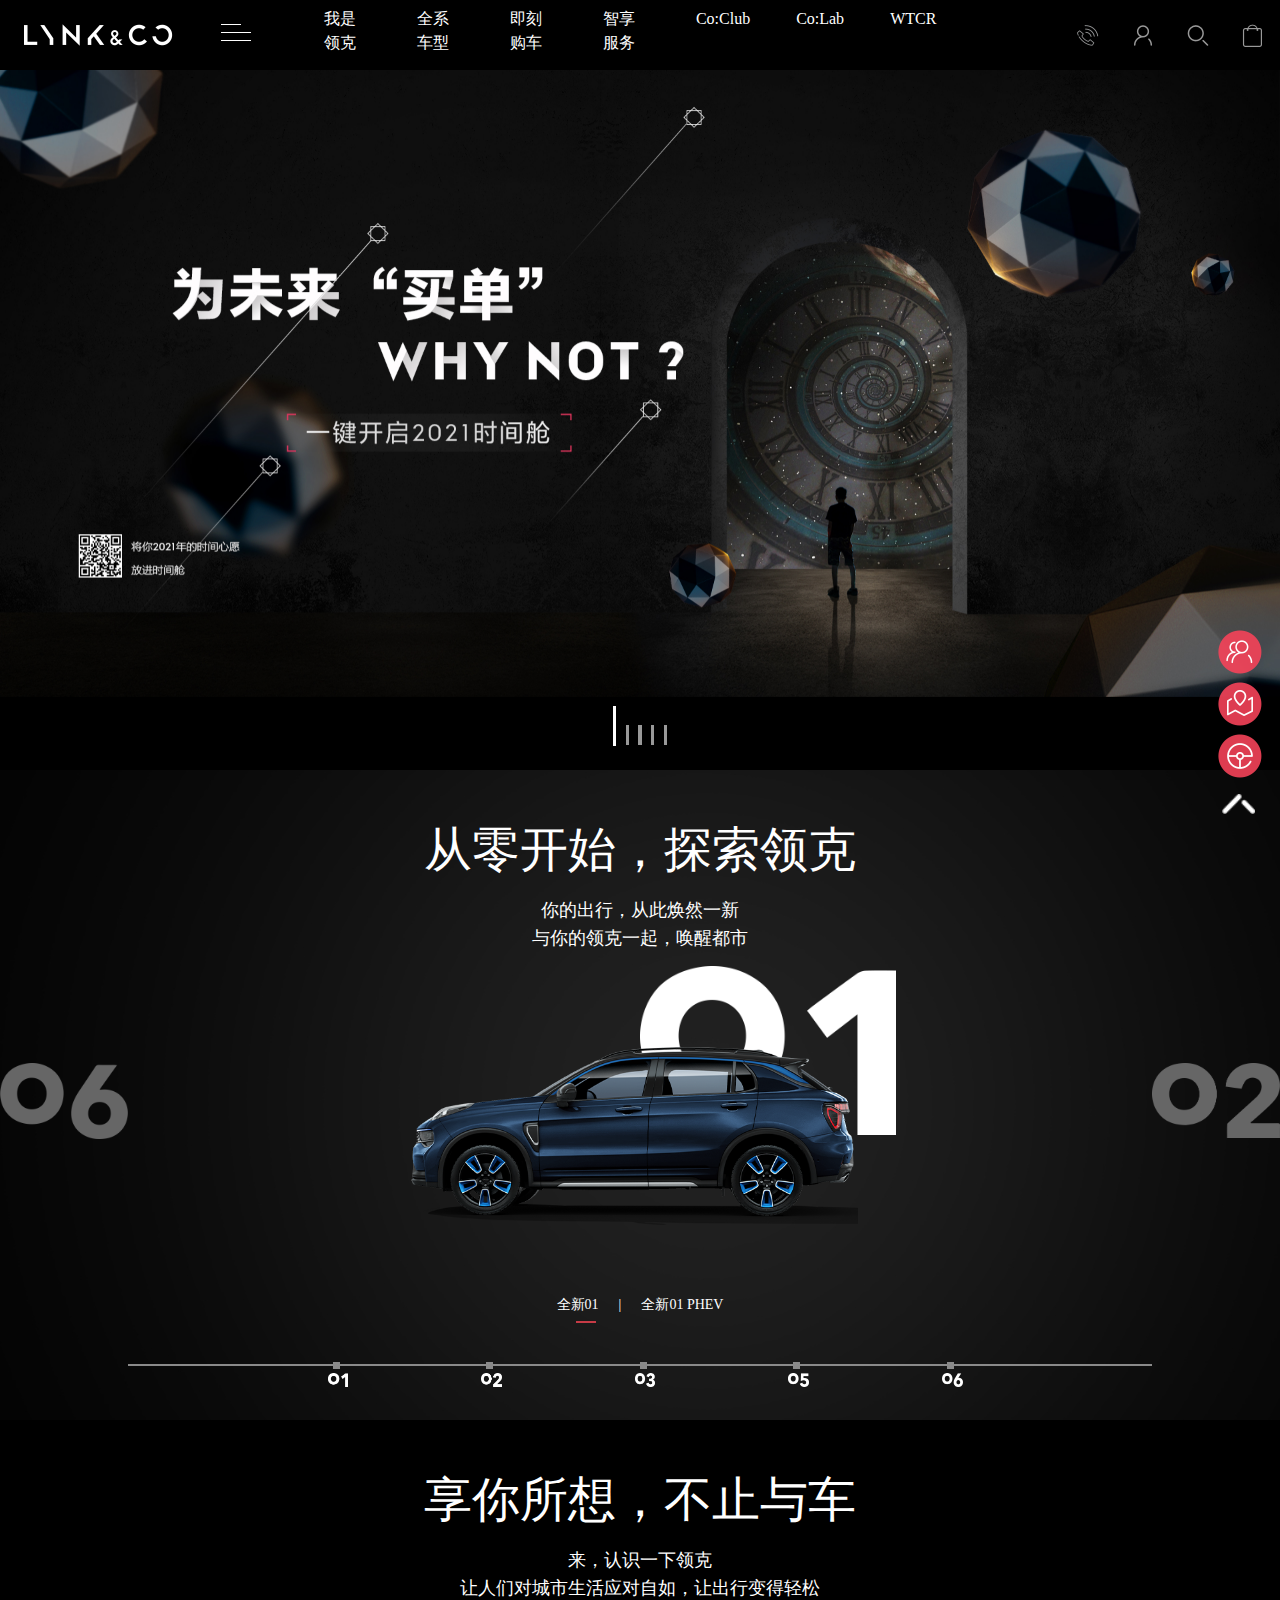
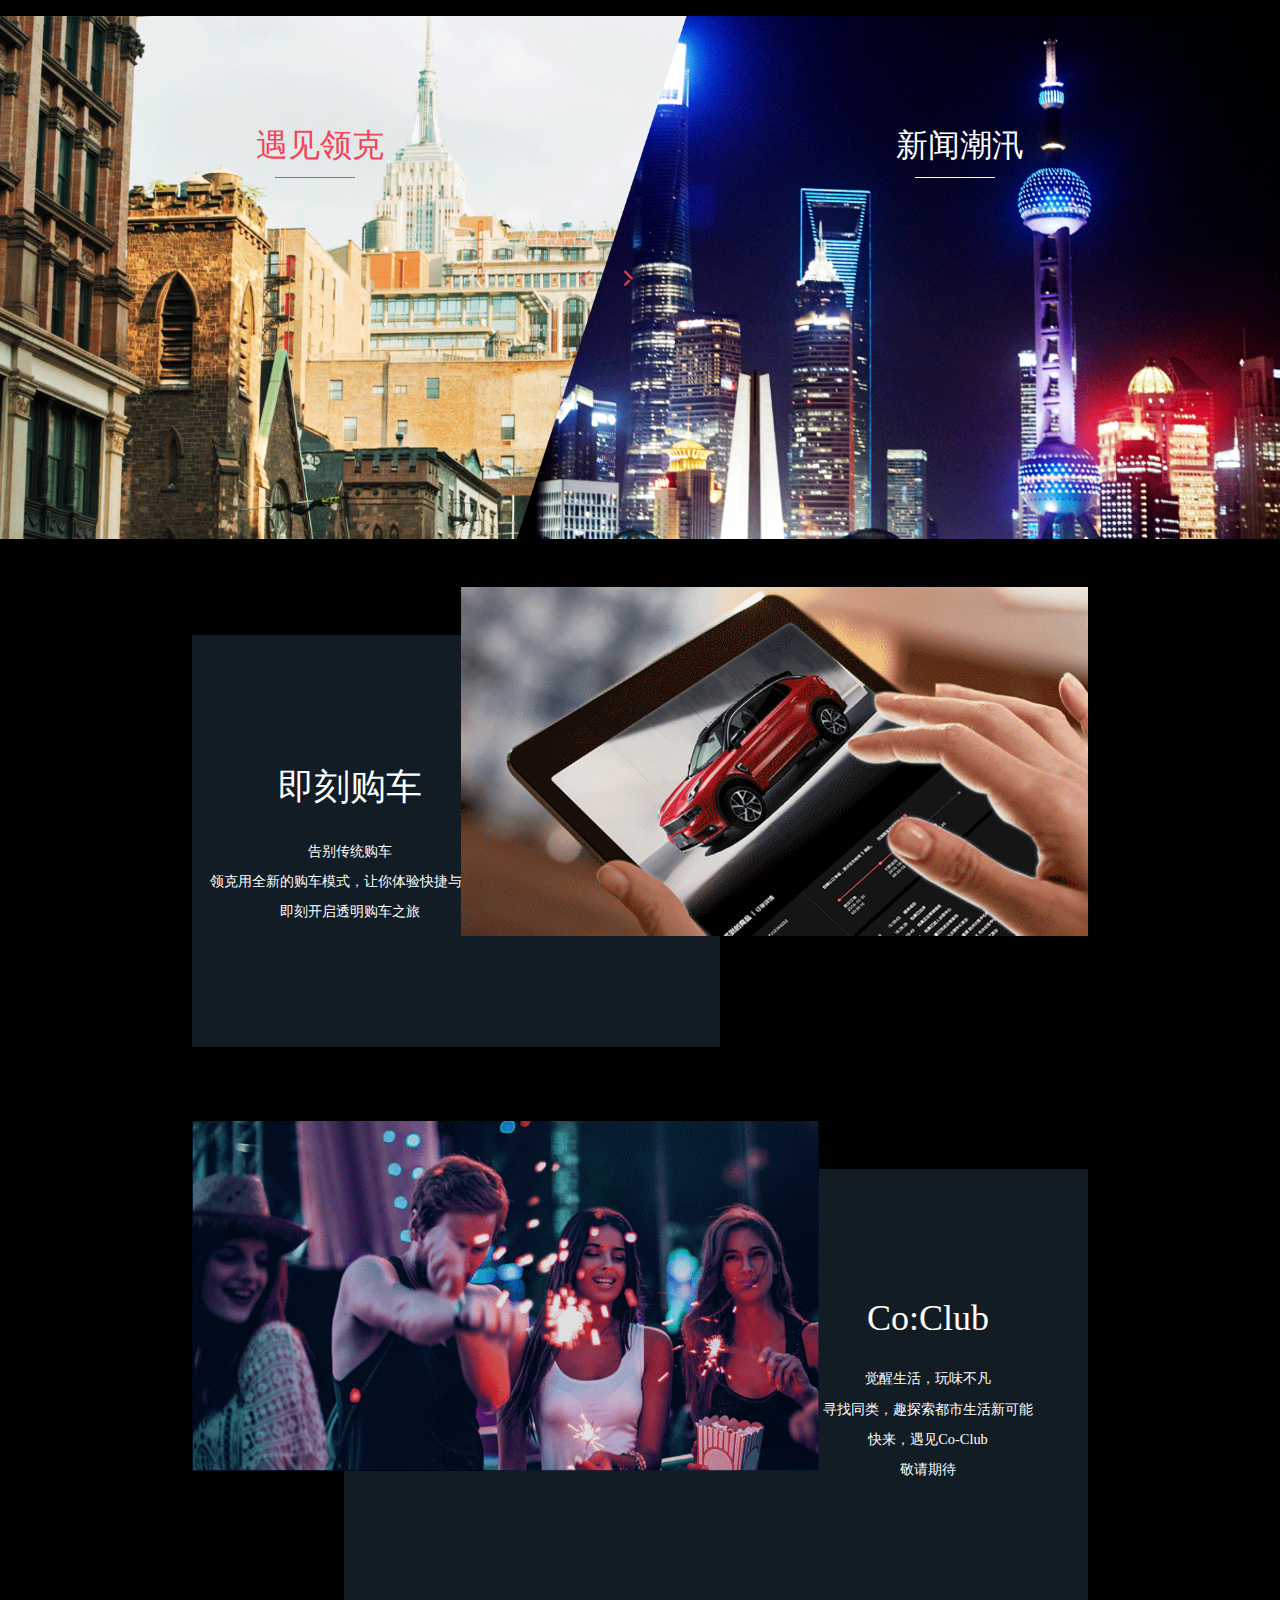
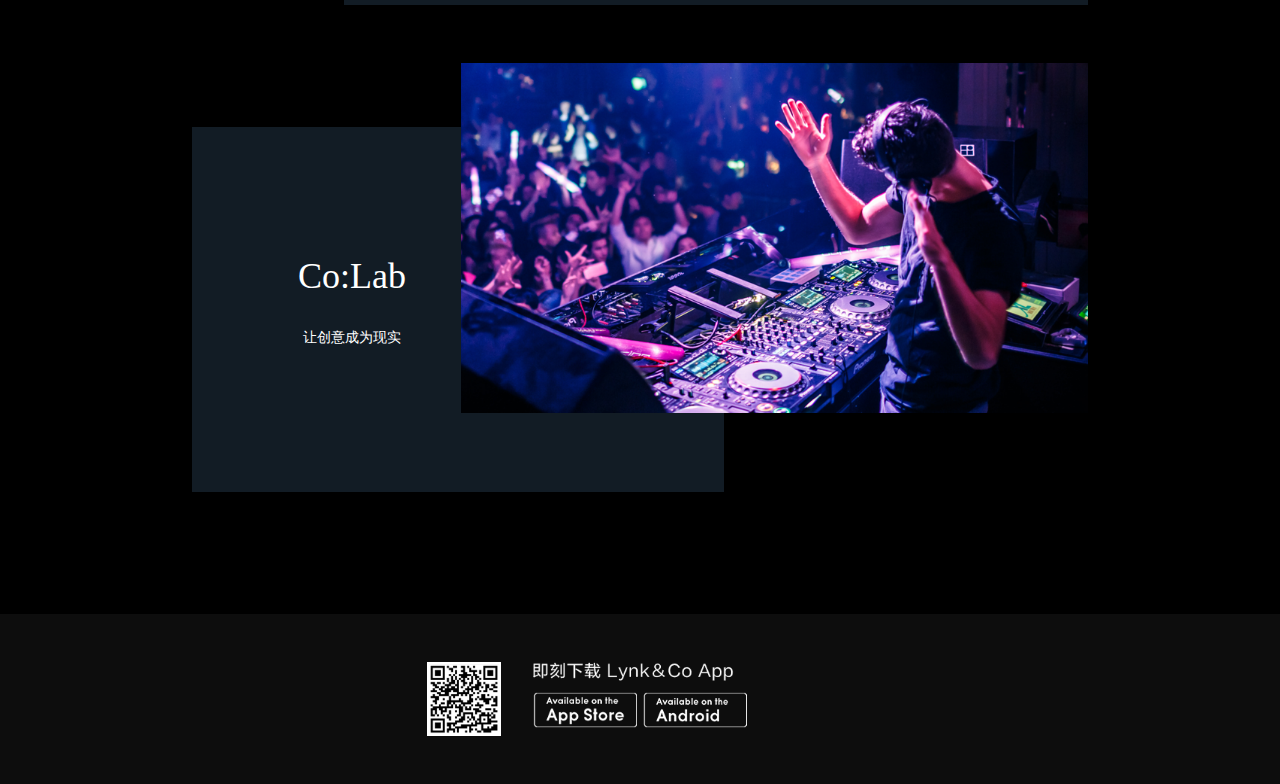
<file: public/index.html>
<html lang="en">
    <head>
        <meta charset="UTF-8">
        <title>Document</title>
        <meta name="viewport" content="width=device-width,initial-scale=1">
        <link rel="stylesheet" href="./css/bootstrap.css">
        <script src="./js/jquery.min.js"></script>
        <script src="./js/popper.min.js"></script>
        <script src="./js/bootstrap.min.js"></script>
        <link rel="stylesheet" href="./lk-css/common.css">
        <link rel="stylesheet" href="./lk-css/index.css">
        <link rel="stylesheet" href="./lk-css/menu-list.css">
    </head>
    <body>
        <!-- 导航头 -->
        <div class="container-fluid">
            <div class="row">
                <div class="col-12">
                    <div class="nav_block no-gutters row position-relative d-flex flex-nowrap align-items-center">
                        <div class="top_search">
                            <span><img class="search_icon mb-1" src="../shop_picture/search.png"></span>
                            <input type="text" class="top_input" placeholder="输入您想了解的">
                            <span class="top_close text-white">×</span>
                        </div>
                        <div class="col-2 d-flex justify-content-start">
                            <div class="logo"><a href="./index.html"><img class="ml-4" src="../picture/logo.png"></a></div>
                            <div><img class="ml-5 menu-click" src="../picture/menubtn.jpg"></div>
                        </div>                        
                        <div class="col-7 navigator">
                            <ul class="list-unstyled d-flex justify-content-start mt-2 ml-5">
                                <li class="lk col ml-5 mr-2 position-relative"><a class="text-white a-font-size item-border1" href="#">我是领克</a></li>
                                <li class="car col mx-2 position-relative"><a class="text-white a-font-size item-border1" href="#">全系车型</a></li>
                                <li class="buy col mx-2 position-relative"><a class="text-white a-font-size item-border1" href="#">即刻购车</a></li>
                                <li class="service col mx-2 position-relative"><a class="text-white a-font-size item-border1" href="#">智享服务</a></li>
                                <li class="col mx-2 position-relative"><a class="text-white a-font-size item-border1" href="#">Co:Club</a></li>
                                <li class="col mx-2 position-relative"><a class="text-white a-font-size item-border2" href="#">Co:Lab</a></li>
                                <li class="col mx-2 position-relative"><a class="text-white a-font-size item-border2" href="#">WTCR</a></li>
                            </ul>
                        </div>
                        <ul class="e_icon col-3 list-unstyled d-flex justify-content-end mb-0">
                            <li class="px-3"><img class="help" src="../picture/help.png"></li>
                            <li class="px-3"><a href="./login.html"><img src="../picture/den.png"></a></li>
                            <li class="px-3"><img class="search_img" src="../picture/search.png"></li>
                            <li class="px-3"><a href="./shop.html"><img src="../picture/shop.png"></a></li>
                        </ul>
                    </div>
                </div>
            </div>
            <!-- 电话详情模块 -->
            <div class="call_hide_block">
                <div class="call_hide">
                    <p class="phone_title">24小时热线电话</p>
                    <p class="phone_text">4006-010101</p>
                    <img class="close_img" src="../picture/close.png" alt="">
                </div>
            </div>
        </div>
        <div class="container-fluid">
            <!-- 导航栏下拉隐藏模块 -->
            <div class="menu_dropdown">
                <!-- 我是领克 -->
                <div class="w-100 h-lk">
                    <div class="menu_dropdown_title float-left">
                        <h3 class="dropdown_title">SEA 浩瀚</h3>
                        <h3 class="dropdown_title">领克04</h3>
                        <h3 class="dropdown_title">遇见领克</h3>
                        <h3 class="dropdown_title">新闻潮汛</h3>
                        <h3 class="dropdown_title">活动中心</h3>
                        <h3 class="dropdown_title">成为经销商</h3>
                        <h3 class="dropdown_title">智能科技</h3>
                    </div>
                    <div class="seab_block mr-4 float-left">
                        <a href="#">
                            <img class="w-100" src="../picture/seab.jpg" alt="">
                            <img class="d-none w-100" src="../picture/seac.jpg" alt="">
                        </a>
                        <p class="text-center block_title">SEA 浩瀚</p>
                    </div>
                    <div class="linkco_block mr-4 float-left">
                        <a href="#">
                            <img class="w-100" src="../picture/topg.jpg" alt="">
                            <img class="d-none w-100" src="../picture/top.jpg" alt="">
                        </a>
                        <p class="text-center block_title">领克04</p>
                    </div>
                    <div class="distributor_block float-left">
                        <a href="#">
                            <img class="w-100" src="../picture/成为经销商-h.jpg" alt="">
                            <img class="d-none w-100" src="../picture/成为经销商.jpg" alt="">
                        </a>
                        <p class="text-center block_title">成为经销商</p>
                    </div>
                </div>
                <!-- 全系车型 -->
                <div class="w-100 h-car">
                    <div class="allSeries d-flex flex-wrap justify-content-start">
                        <div class="py-3 series_block position-relative text-center">
                            <img class="bg_img" src="../picture/01_icon.png" alt="">
                            <img class="w-75" src="../picture/01.png" alt="">
                            <div class="d-inline-block mt-2">
                                <span>全新01 |</span>
                                <span>全新01 PHEV</span>
                            </div>
                        </div>
                        <div class="py-3 series_block position-relative text-center">
                            <img class="bg_img" src="../picture/02_icon.png" alt="">
                            <img class="w-75" src="../picture/02phev.png" alt="">
                            <div class="d-inline-block mt-2">
                                <span>02 |</span>
                                <span>02 PHEV</span>
                            </div>
                        </div>
                        <div class="py-3 series_block position-relative text-center">
                            <img class="bg_img" src="../picture/03_icon.png" alt="">
                            <img class="w-75" src="../picture/03.png" alt="">
                            <div class="d-inline-block mt-2">
                                <span>03 |</span>
                                <span>03+ |</span>
                                <span>03 PHEV</span>
                            </div>
                        </div>
                        <div class="py-3 series_block position-relative text-center">
                            <img class="bg_img" src="../picture/05_icon.png" alt="">
                            <img class="w-75" src="../picture/05.png" alt="">
                            <div class=" mt-2">
                                <span>05</span>
                            </div>
                        </div>
                        <div class="py-3 series_block position-relative text-center">
                            <img class="bg_img" src="../picture/06_icon.png" alt="">
                            <img class="w-75" src="../picture/06mhev.png" alt="">
                            <div class="d-inline-block mt-2">
                                <span>06 |</span>
                                <span>06 PHEV |</span>
                                <span>06 MHEV</span>
                            </div>
                        </div>
                        <div class="py-3 series_block position-relative text-center">
                            <img class="w-75" src="../picture/car1.png" alt="">
                            <div class="d-inline-block mt-2">
                                <span>ZERO concept</span> 
                            </div>
                        </div>
                    </div>
                </div>
                <!-- 即刻购车 -->
                <div class="w-100 h-buy">
                    <div class="dropdown_buy_block">
                        <div class="buy_title float-left mr-3">
                            <h3 class="buy_title_text">领克商城</h3>
                            <h3 class="buy_title_text">灵活拥车</h3>
                            <h3 class="buy_title_text">经销商查询</h3>
                            <h3 class="buy_title_text">试乘试驾</h3>
                        </div>
                        <div class="buy_block float-left mr-3">
                            <img class="w-100" src="../picture/buycar1.jpg" alt="">
                            <img class="w-100 d-none" src="../picture/buycar.jpg" alt="">
                            <p class="text-center block_title mt-2">领克商城</p>
                        </div>
                        <div class="buy_block float-left mr-3">
                            <img class="w-100" src="../picture/buycar3.jpg" alt="">
                            <img class="w-100 d-none" src="../picture/buycar2.jpg" alt="">
                            <p class="text-center block_title mt-2">灵活拥车</p>
                        </div>
                        <div class="buy_block float-left mr-3">
                            <img class="w-100" src="../picture/buycar5.jpg" alt="">
                            <img class="w-100 d-none" src="../picture/buycar4.jpg" alt="">
                            <p class="text-center block_title mt-2">经销商查询</p>
                        </div>
                        <div class="buy_block float-left">
                            <img class="w-100" src="../picture/buycar7.jpg" alt="">
                            <img class="w-100 d-none" src="../picture/buycar6.jpg" alt="">
                            <p class="text-center block_title mt-2">试乘试驾</p>
                        </div>
                    </div>
                </div>
                <!-- 智享服务 -->
                <div class="w-100 h-service">
                    <div class="intell_service">
                        <div class="float-left intell_service_title">
                            <p>首任车主 终身质保</p>
                            <p>终身道路救援</p>
                            <p>服务活动</p>
                            <p>废旧动力电池回收公示</p>
                        </div>
                        <div class="d-inline-block float-left text-center">
                            <img class=" w-75" src="../picture/head4-gray.jpg" alt="">
                            <img class="d-none w-75" src="../picture/head4.jpg" alt="">
                            <p class="intell_img_title">智享服务</p>
                        </div>
                    </div>
                </div>
            </div>
            <!-- 隐藏的菜单页 -->
            <div class="big_block h-100">
                <div class="block1">
                    <img class="menu-list-img" src="../picture/bgz1_gray.png">
                    <img class="menu-list-limg h-100" src="../picture/bgz1.png">
                    <div class="w-100 h-100 pt-5 position-absolute menu_list_p">
                        <div class="text-center menu-list-block position-absolute">
                            <p class="menu-title">我是领克</p>
                            <ul class="list-unstyled">
                                <li><a class="menu-ele" href="#">SEA 浩瀚</a></li>
                                <li><a class="menu-ele" href="#">遇见领克</a></li>
                                <li><a class="menu-ele" href="#">新闻潮汛</a></li>
                                <li><a class="menu-ele" href="#">品牌活动</a></li>
                                <li><a class="menu-ele" href="#">成为经销商</a></li>
                                <li><a class="menu-ele" href="#">智能科技</a></li>
                                <li><a class="menu-ele" href="#">领克04</a></li>
                            </ul>
                        </div>
                    </div>
                </div>
                <div class="block2">
                    <img class="menu-list-img" src="../picture/bgz2_gray.png">
                    <img class="menu-list-limg h-100" src="../picture/bgz2.png">
                    <div class="w-100 h-100 pt-5 position-absolute menu_list_p">
                        <div class="text-center menu-list-block position-absolute">
                            <p class="menu-title">全系车型</p>
                            <ul class="list-unstyled">
                                <li><a class="menu-ele" href="#">全新01</a></li>
                                <li><a class="menu-ele" href="#">全新01 PHEV</a></li>
                                <li><a class="menu-ele" href="#">02</a></li>
                                <li><a class="menu-ele" href="#">02 PHEV</a></li>
                                <li><a class="menu-ele" href="#">03</a></li>
                                <li><a class="menu-ele" href="#">03+</a></li>
                                <li><a class="menu-ele" href="#">03 PHEV</a></li>
                                <li><a class="menu-ele" href="#">05</a></li>
                                <li><a class="menu-ele" href="#">06</a></li>
                                <li><a class="menu-ele" href="#">06 PHEV</a></li>
                                <li><a class="menu-ele" href="#">06 MHEV</a></li>
                                <li><a class="menu-ele" href="#">ZERO concept</a></li>
                            </ul>
                        </div>
                    </div>
                </div>
                <div class="block3">
                    <img class="menu-list-img" src="../picture/bgz3_gray.png">
                    <img class="menu-list-limg h-100" src="../picture/bgz3.png">
                    <div class="w-100 h-100 pt-5 position-absolute menu_list_p">
                        <div class="text-center menu-list-block position-absolute">
                            <p class="menu-title">即刻购车</p>
                            <ul class="list-unstyled">
                                <li><a class="menu-ele" href="#">领克商城</a></li>
                                <li><a class="menu-ele" href="#">灵活拥车</a></li>
                                <li><a class="menu-ele" href="#">经销商查询</a></li>
                                <li><a class="menu-ele" href="#">试乘试驾</a></li>
                            </ul>
                        </div>
                    </div>
                </div>
                <div class="block4">
                    <img class="menu-list-img" src="../picture/bgz4_gray.png">
                    <img class="menu-list-limg h-100" src="../picture/bgz4.png">
                    <div class="w-100 h-100 pt-5 position-absolute menu_list_p">
                        <div class="text-center position-absolute menu-list-block">
                            <p class="menu-title">智享服务</p>
                            <ul class="list-unstyled">
                                <li><a class="menu-ele" href="#">首任车主 终身质保</a></li>
                                <li><a class="menu-ele" href="#">终身道路救援</a></li>
                                <li><a class="menu-ele" href="#">服务活动</a></li>
                                <li><a class="menu-ele" href="#">废旧动力电池回收公示</a></li>
                            </ul>
                        </div>
                    </div>
                </div>
                <div class="block5">
                    <img class="menu-list-img" src="../picture/bgz5_gray.png">
                    <img class="menu-list-limg h-100" src="../picture/bgz5.png">
                    <div class="w-100 h-100 pt-5 position-absolute menu_list_p">
                        <div class="text-center menu-list-block position-absolute">
                            <p class="menu-title">Co:Club</p>
                            <ul class="list-unstyled">
                                <li><a class="menu-ele" href="#">资讯</a></li>
                                <li><a class="menu-ele" href="#">Co乐</a></li>
                                <li><a class="menu-ele" href="#">Co商城</a></li>
                            </ul>
                        </div>
                    </div>
                </div>
                <div class="block6">
                    <img class="menu-list-img" src="../picture/bgz6_gray.png">
                    <img class="menu-list-limg h-100" src="../picture/bgz6.png">
                    <div class="w-100 h-100 pt-5 position-absolute menu_list_p">
                        <div class="text-center menu-list-block position-absolute">
                            <p class="menu-title menu-list-block">Co:Lab</p>
                        </div>
                    </div>
                </div>
            </div>
            <!-- 悬浮菜单 -->
            <div class="position-fixed susmenu">
                <div><a href="#"><img src="../picture/f1.png" alt=""></a></div>
                <div><a href="#"><img class="mt-2" src="../picture/f2.png" alt=""></a></div>
                <div><a href="#"><img class="mt-2" src="../picture/f3.png" alt=""></a></div>
                <div><a href="#"><img class="mt-3 ml-1 w-75" src="../picture/act-up.png" alt=""></a></div>
            </div>
            <!-- 轮播图 -->
            <div id="demo" class="carousel slide" data-ride="carousel" data-interval="3000">
                <!-- 1,轮播的图片 -->
                <div class="carousel-inner w-100">
                    <div class="carousel-item active"><img class="w-100" src="../picture/00.jpg"></div>
                    <div class="carousel-item"><img class="w-100" src="../picture/02.jpg"></div>
                    <div class="carousel-item"><img class="w-100" src="../picture/01.jpg"></div>
                    <div class="carousel-item"><img class="w-100" src="../picture/gl.jpg"></div>
                    <div class="carousel-item"><img class="w-100" src="../picture/pc.jpg"></div>
                    <!-- <div class="carousel-item"><video class="w-100" src="../picture/cctv.mp4" type="video/ogg"></video></div> -->
                </div>
                <!-- 2,轮播的指示器 -->
                <ul class="carousel-indicators m-0">
                    <li data-target="#demo" data-slide-to="0" class="active"></li>
                    <li data-target="#demo" data-slide-to="1"></li>
                    <li data-target="#demo" data-slide-to="2"></li>
                    <li data-target="#demo" data-slide-to="3"></li>
                    <li data-target="#demo" data-slide-to="4"></li>
                </ul>
            </div>
            <!-- 滑动的车系 -->
            <div class="display-block position-relative">
                <p class="bigtitle">从零开始，探索领克</p>
                <p class="smalltitle mb-1">你的出行，从此焕然一新</p>
                <p class="smalltitle">与你的领克一起，唤醒都市</p>
                <div><img class="car6_icon" src="../picture/06_icon.png"></div>
                <div><img class="car2_icon" src="../picture/02_icon.png"></div>
                <div class="text-center">
                    <div class="car_zone">
                        <img class="car1_icon" src="../../picture/01_icon.png">
                        <img class="car-w" src="../picture/01.png">
                    </div>
                </div>
                <div class="mt-3 text-center position-relative">
                    <span class="selectCar_text selectCar01">全新01</span>
                    <span class="selectCar_text mx-3">|</span>
                    <span class="selectCar_text">全新01 PHEV</span>
                </div>
                <div class="mt-5 select_line text-center d-flex justify-content-center">
                    <span class="position-relative select_sm_block"></span>
                    <span class="position-relative select_sm_block"></span>
                    <span class="position-relative select_sm_block"></span>
                    <span class="position-relative select_sm_block"></span>
                    <span class="position-relative select_sm_block"></span>
                </div>
                <div class="select_img_block d-flex justify-content-center">
                    <img class="select_img1" src="../picture/01_icon.png">
                    <img class="select_img2" src="../picture/02_icon.png">
                    <img class="select_img3" src="../picture/03_icon.png">
                    <img class="select_img4" src="../picture/05_icon.png">
                    <img class="select_img5" src="../picture/06_icon.png">
                </div>
            </div>
            <!-- 享你所想，不止与车 -->
            <div class="city-picture">
                <p class="bigtitle">享你所想，不止与车</p>
                <p class="smalltitle mb-1">来，认识一下领克</p>
                <p class="smalltitle mb-3">让人们对城市生活应对自如，让出行变得轻松</p>
                <div class=" position-relative">
                    <div class="enjoy_img_block d-inline-block">
                        <img class="w-100" src="../picture/city.png" alt="">
                    </div>
                    <div class="img_title1_block1">
                        <a href="#" class="img_title1">遇见领克</a>
                    </div>
                    <div class="img_title2_block2">
                        <a href="#" class="img_title2">新闻潮汛</a>
                    </div>
                </div>
            </div>
            <!-- 领克活动卡片 -->
            <div class="pt-5 text-center">
                <div class="py-5 active-block position-relative">
                    <div class="active-card1 position-absolute">
                        <p class="active-lgtitle">即刻购车</p>
                        <p class="active-smtitle">告别传统购车</p>
                        <p class="active-smtitle">领克用全新的购车模式，让你体验快捷与便利</p>
                        <p class="active-smtitle">即刻开启透明购车之旅</p>
                    </div>
                    <a href="#" class="position-absolute active-img1">
                        <div>
                            <img class="w-100 active_img" src="../picture/img1.png" alt="">
                        </div>
                    </a>
                </div>
                <div class="active-block py-5 position-relative">
                    <div class="active-card2 position-absolute">
                        <p class="active-lgtitle">Co:Club</p>
                        <p class="active-smtitle">觉醒生活，玩味不凡</p>
                        <p class="active-smtitle">寻找同类，趣探索都市生活新可能</p>
                        <p class="active-smtitle">快来，遇见Co-Club</p>
                        <p class="active-smtitle">敬请期待</p>
                    </div>
                    <a href="#" class="position-absolute active-img2">
                        <div>
                            <img class="w-100 active_img" src="../picture/img2.png" alt="">
                        </div>
                    </a>
                </div>
                <div class="active-block py-5 position-relative mt-4">
                    <div class="active-card3 position-absolute">
                        <p class="active-lgtitle">Co:Lab</p>
                        <p class="active-smtitle">让创意成为现实</p>
                    </div>
                    <a href="#" class="position-absolute active-img3">
                        <div>
                            <img class="w-100 active_img" src="../picture/img3.png" alt="">
                        </div>
                    </a>
                </div>
            </div>
            <!-- linkco App 下载界面 -->
            <div class="d-flex justify-content-center p-5 app-bg">
                <div><img class="erwei-w" src="../picture/qr.png" alt=""></div>
                <div><img class="w-75" src="../picture/qrright.png" alt=""></div>
            </div>
        </div>
        <script src="js/jquery-1.11.3.js"></script>
        <script src="./js/index-header.js"></script>
        <script src="./js/index.js"></script>
        <script src="./js/menu-list.js"></script>
    </body>
</html>
</file>
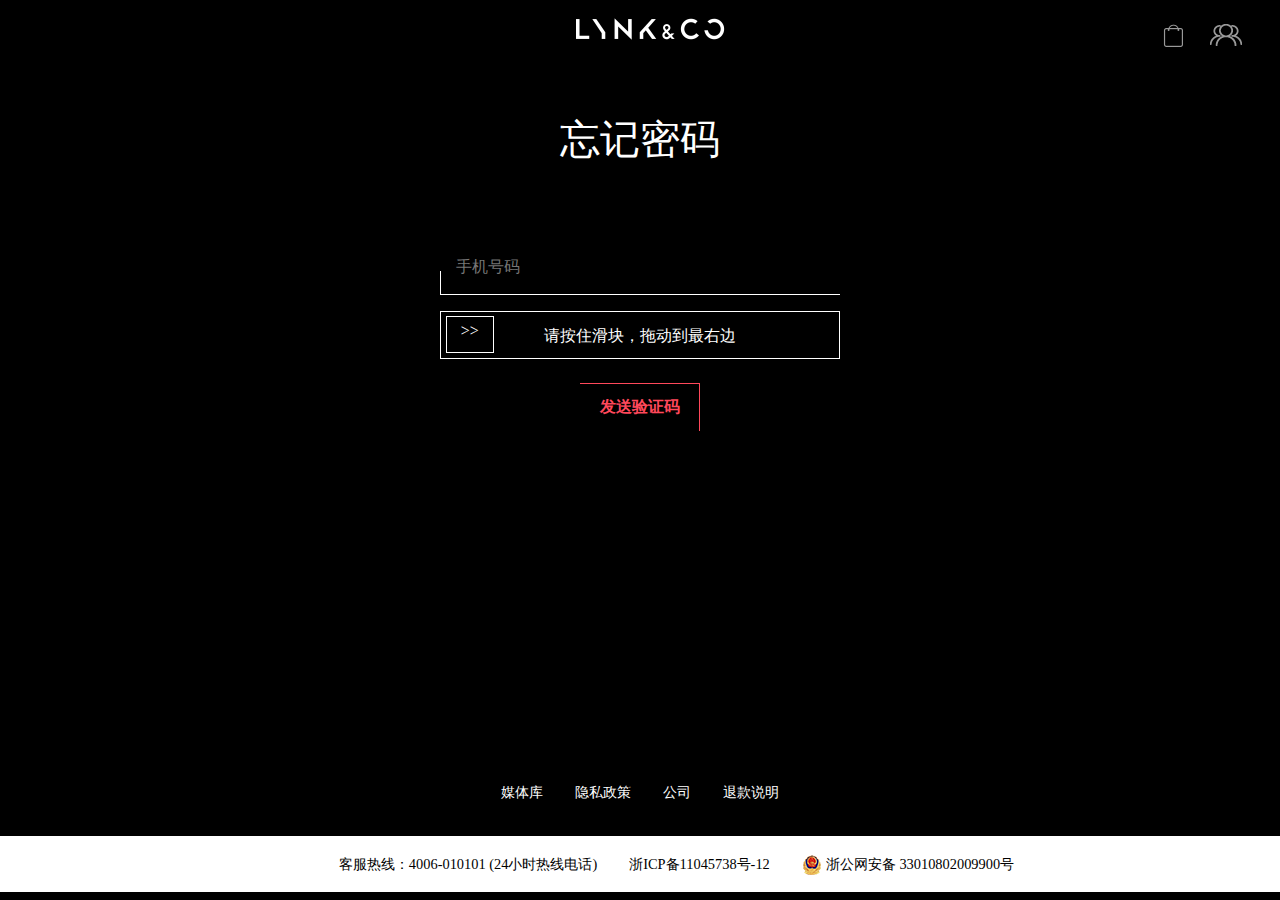
<file: public/forgot-password.html>
<html lang="en">
    <head>
        <meta charset="UTF-8">
        <title>Document</title>
        <meta name="viewport" content="width=device-width,initial-scale=1">
        <link rel="stylesheet" href="css/bootstrap.css">
        <script src="js/jquery.min.js"></script>
        <script src="js/popper.min.js"></script>
        <script src="js/bootstrap.min.js"></script>
        <link rel="stylesheet" href="./lk-css/login-header.css">
        <link rel="stylesheet" href="./lk-css/login-footer.css">
        <link rel="stylesheet" href="./lk-css/common.css">
        <link rel="stylesheet" href="./lk-css/forgot-password.css">
    </head>
    <body>
        <div class="container-fluid">
            <!-- 页面头部 -->
            <div class="position-relative header-h">
                <ul class="list-unstyled p-left py-3 position-absolute">
                    <li>
                        <a href="./index.html"><img class="" src="../picture/logo.png"></a>
                    </li>
                </ul>
                <ul class="list-unstyled position-absolute p-right d-flex justify-content-end ">
                    <li class="ml-4">
                        <a href="./shop.html"><img class="mt-4" src="../picture/shop.png"></a>
                    </li>
                    <li class="ml-4">
                        <a href="#"><img class="mt-4" src="../picture/toClub.png"></a>
                    </li>
                </ul>
            </div>
            <!-- 忘记密码页面 -->
            <div class="reg_page d-flex flex-column align-items-center">
                <h1 class="page_title p-5 text-center">忘记密码</h1>
                <form method="POST" action="/customer/register" class="mb-0 mt-4">
                    <fieldset>
                        <div class="inp_bor position-relative mt-2">
                            <input type="text" class="inp phone-inp position-absolute" name="phone">
                            <label for="" class="inp_text label-phone position-absolute">手机号码</label>
                        </div>
                        <div class="click_vis position-relative mt-4">
                            <input type="text" class="inp vcode-inp position-absolute">
                            <label for="" class="inp_text label-vcode position-absolute">验证码</label>
                        </div>
                        <div class="click_vis position-relative mt-4">
                            <input type="text" class="inp pwd-inp position-absolute">
                            <label for="" class="inp_text label-pwd position-absolute">长度6~16位，数字、字母、字符（~!@#$%&*()_-）至少两种</label>
                        </div>
                        <div class="click_vis position-relative mt-4">
                            <input type="text" class="inp rpwd-inp position-absolute">
                            <label for="" class="inp_text label-rpwd position-absolute">验证密码</label>
                        </div>
                        <div class="slide_block mt-3 position-relative">
                            <span>请按住滑块，拖动到最右边</span>
                            <div class="slide_btn position-absolute">>></div>
                        </div>
                    </fieldset>
                    <div class="text-center mt-4 mb-4">
                        <button class="btn_vcode">发送验证码</button>
                    </div>
                    <div class="text-center mt-4 mb-4 d-none">
                        <button class="btn_vcode">修改密码</button>
                    </div>
                </form>
            </div>
            <!-- 页面底部 -->
            <ul class="list-unstyled d-flex justify-content-center">
                <li class="p-3">
                    <a class="top_text" href="#">媒体库</a>
                </li>
                <li class="p-3">
                    <a class="top_text" href="#">隐私政策</a>
                </li>
                <li class="p-3">
                    <a class="top_text" href="#">公司</a>
                </li>
                <li class="p-3">
                    <a class="top_text" href="#">退款说明</a>
                </li>
            </ul>
            <ul class="row list-unstyled d-flex justify-content-center mb-0 bg-white">
                <li><img class="w-100" src="../picture/weibo.png" alt=""></li>
                <li><img class="w-100" src="../picture/wechat.png" alt=""></li>
                <li class="p-3"><a class="bottom_text" href="#" target="_blank">客服热线：4006-010101 (24小时热线电话)</a></li>
                <li class="p-3"><a class="bottom_text" href="#" target="_blank">浙ICP备11045738号-12</a></li>
                <li class="p-3">
                    <a href="#" target="_blank">
                        <img class="" src="../picture/police.png" alt="">
                        <span class="bottom_text">浙公网安备 33010802009900号</span>
                    </a>
                </li>
            </ul>
        </div>
        <script src="./js/jquery-1.11.3.js"></script>
        <script src="./js/forgot-password.js"></script>
    </body>
</html>
</file>
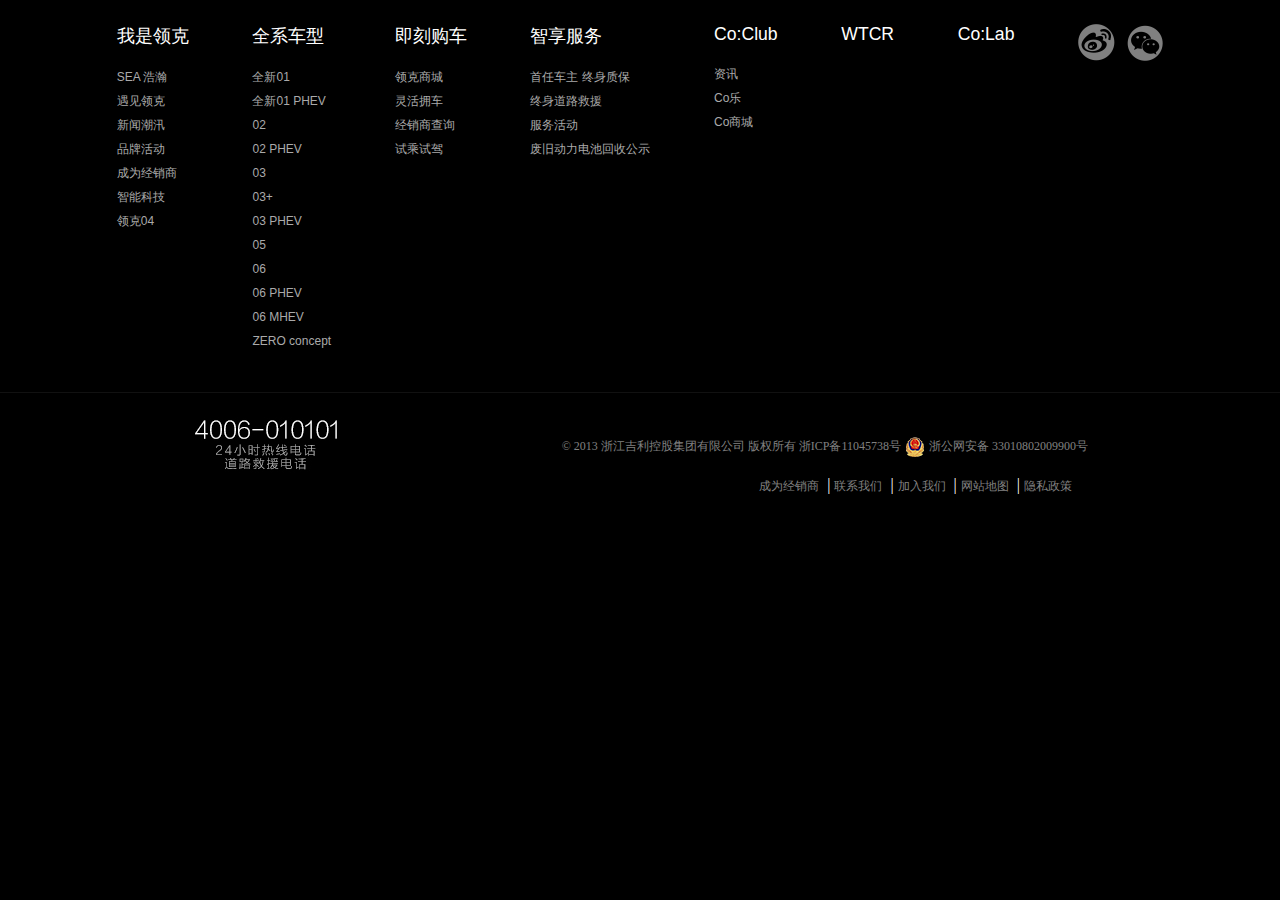
<file: public/index-footer.html>
<html lang="en">
    <head>
        <meta charset="UTF-8">
        <title>Document</title>
        <meta name="viewport" content="width=device-width,initial-scale=1">
        <link rel="stylesheet" href="./css/bootstrap.css">
        <script src="./js/jquery.min.js"></script>
        <script src="./js/popper.min.js"></script>
        <script src="./js/bootstrap.min.js"></script>
        <link rel="stylesheet" href="./lk-css/common.css">
        <link rel="stylesheet" href="./lk-css/index-footer.css">
    </head>
    <body>
        <div class="container">
            <div class="d-flex flex-nowrap justify-content-around py-4">
                <div>
                    <p class="list-title">我是领克</p>
                    <ul class="list-unstyled">
                        <li><a class="list-ele" href="#">SEA 浩瀚</a></li>
                        <li><a class="list-ele" href="#">遇见领克</a></li>
                        <li><a class="list-ele" href="#">新闻潮汛</a></li>
                        <li><a class="list-ele" href="#">品牌活动</a></li>
                        <li><a class="list-ele" href="#">成为经销商</a></li>
                        <li><a class="list-ele" href="#">智能科技</a></li>
                        <li><a class="list-ele" href="#">领克04</a></li>
                    </ul>
                </div>
                <div>
                    <p class="list-title">全系车型</p>
                    <ul class="list-unstyled">
                        <li><a class="list-ele" href="#">全新01</a></li>
                        <li><a class="list-ele" href="#">全新01 PHEV</a></li>
                        <li><a class="list-ele" href="#">02</a></li>
                        <li><a class="list-ele" href="#">02 PHEV</a></li>
                        <li><a class="list-ele" href="#">03</a></li>
                        <li><a class="list-ele" href="#">03+</a></li>
                        <li><a class="list-ele" href="#">03 PHEV</a></li>
                        <li><a class="list-ele" href="#">05</a></li>
                        <li><a class="list-ele" href="#">06</a></li>
                        <li><a class="list-ele" href="#">06 PHEV</a></li>
                        <li><a class="list-ele" href="#">06 MHEV</a></li>
                        <li><a class="list-ele" href="#">ZERO concept</a></li>
                    </ul>
                </div>
                <div>
                    <p class="list-title">即刻购车</p>
                    <ul class="list-unstyled">
                        <li><a class="list-ele" href="#">领克商城</a></li>
                        <li><a class="list-ele" href="#">灵活拥车</a></li>
                        <li><a class="list-ele" href="#">经销商查询</a></li>
                        <li><a class="list-ele" href="#">试乘试驾</a></li>
                    </ul>
                </div>
                <div>
                    <p class="list-title">智享服务</p>
                    <ul class="list-unstyled">
                        <li><a class="list-ele" href="#">首任车主 终身质保</a></li>
                        <li><a class="list-ele" href="#">终身道路救援</a></li>
                        <li><a class="list-ele" href="#">服务活动</a></li>
                        <li><a class="list-ele" href="#">废旧动力电池回收公示</a></li>
                    </ul>
                </div>
                <div>
                    <p class="list-title">Co:Club</p>
                    <ul class="list-unstyled">
                        <li><a class="list-ele" href="#">资讯</a></li>
                        <li><a class="list-ele" href="#">Co乐</a></li>
                        <li><a class="list-ele" href="#">Co商城</a></li>
                    </ul>
                </div>
                <div>
                    <p class="list-title">WTCR</p>
                </div>
                <div>
                    <p class="list-title">Co:Lab</p>
                </div>
                <div>
                    <a href="#"><img class="mr-2" src="../picture/weibo.png" alt=""></a>
                    <a href="#"><img src="../picture/wechat.png" alt=""></a>
                </div>
            </div>
        </div>
        <div class="container-fluid bottom-border mb-2">
            <div class="footer2_margin py-4 d-flex justify-content-between position-relative">
                <div class=""><img src="../picture/number.jpg" alt=""></div>
                <div class="pt-3">
                    <a class="footer2_text" href="#">© 2013 浙江吉利控股集团有限公司 版权所有 浙ICP备11045738号</a>
                    <a class="footer2_text" href="#"><img src="../picture/police.png" alt=""></a>
                    <a class="footer2_text" href="#">浙公网安备 33010802009900号</a>
                </div>
                <div class="position-absolute bottom-list">
                    <ul class="list-unstyled d-flex flex-nowrap">
                        <li>
                            <a class="footer2_text" href="#">成为经销商</a>
                            <span class="mx-1 text-white font-weight-light">|</span>
                        </li>
                        <li>
                            <a class="footer2_text" href="#">联系我们</a>
                            <span class="mx-1 text-white font-weight-light">|</span>
                        </li>
                        <li>
                            <a class="footer2_text" href="#">加入我们</a>
                            <span class="mx-1 text-white font-weight-light">|</span>
                        </li>
                        <li>
                            <a class="footer2_text" href="#">网站地图</a>
                            <span class="mx-1 text-white font-weight-light">|</span>
                        </li>
                        <li><a class="footer2_text" href="#">隐私政策</a></li>
                    </ul>
                </div>
            </div>
        </div>
    </body>
</html>
</file>
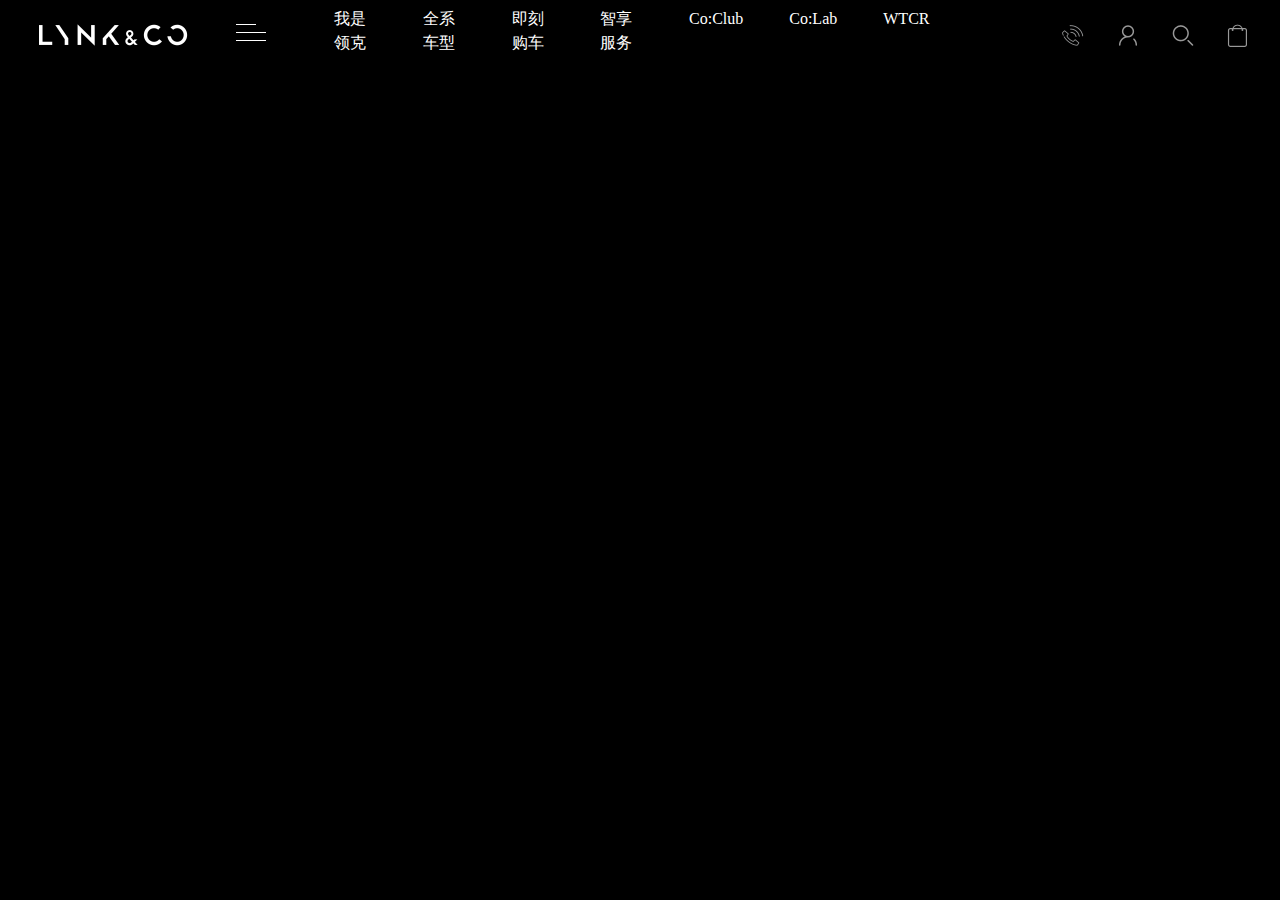
<file: public/index-header.html>
<html lang="en">
    <head>
        <meta charset="UTF-8">
        <title>Document</title>
        <meta name="viewport" content="width=device-width,initial-scale=1">
        <link rel="stylesheet" href="./css/bootstrap.css">
        <script src="./js/jquery.min.js"></script>
        <script src="./js/popper.min.js"></script>
        <script src="./js/bootstrap.min.js"></script>
        <link rel="stylesheet" href="./lk-css/common.css">
        <link rel="stylesheet" href="./lk-css/index-header.css">
    </head>
    <body>
        <div class="container-fluid">
            <div class="row">
                <div class="col-12">
                    <div class="nav_block no-gutters row position-relative d-flex flex-nowrap align-items-center">
                        <div class="top_search">
                            <span><img class="search_icon mb-1" src="../shop_picture/search.png" alt=""></span>
                            <input type="text" class="top_input" placeholder="输入您想了解的">
                            <span class="top_close text-white">×</span>
                        </div>
                        <div class="col-2 d-flex justify-content-start">
                            <div class="logo"><a href="./index.html"><img class="ml-4" src="../picture/logo.png" alt="logo"></a></div>
                            <div class=""><a href="#"><img class="ml-5" src="../picture/menubtn.jpg" alt="navigation"></a></div>
                        </div>                        
                        <div class="col-7 navigator">
                            <ul class="list-unstyled d-flex justify-content-start mt-2 ml-5">
                                <li class="col ml-5 mr-2 position-relative"><a class="text-white a-font-size item-border1" href="#">我是领克</a></li>
                                <li class="col mx-2 position-relative"><a class="text-white a-font-size item-border1" href="#">全系车型</a></li>
                                <li class="col mx-2 position-relative"><a class="text-white a-font-size item-border1" href="#">即刻购车</a></li>
                                <li class="col mx-2 position-relative"><a class="text-white a-font-size item-border1" href="#">智享服务</a></li>
                                <li class="col mx-2 position-relative"><a class="text-white a-font-size item-border1" href="#">Co:Club</a></li>
                                <li class="col mx-2 position-relative"><a class="text-white a-font-size item-border2" href="#">Co:Lab</a></li>
                                <li class="col mx-2 position-relative"><a class="text-white a-font-size item-border2" href="#">WTCR</a></li>
                            </ul>
                        </div>
                        <ul class="e_icon col-3 list-unstyled d-flex justify-content-end mb-0">
                            <li class="px-3"><img class="help" src="../picture/help.png" alt="call"></li>
                            <li class="px-3"><a href="./login.html"><img src="../picture/den.png" alt=""></a></li>
                            <li class="px-3"><img class="search_img" src="../picture/search.png"></li>
                            <li class="px-3"><a href="./shop.html"><img src="../picture/shop.png" alt=""></a></li>
                        </ul>
                    </div>
                </div>
            </div>
            <!-- 电话详情模块 -->
            <div class="call_hide_block">
                <div class="call_hide">
                    <p class="phone_title">24小时热线电话</p>
                    <p class="phone_text">4006-010101</p>
                    <img class="close_img" src="../picture/close.png" alt="">
                </div>
            </div>
        </div>
        <script src="js/jquery-1.11.3.js"></script>
        <script src="./js/index-header.js"></script>
    </body>
</html>
</file>
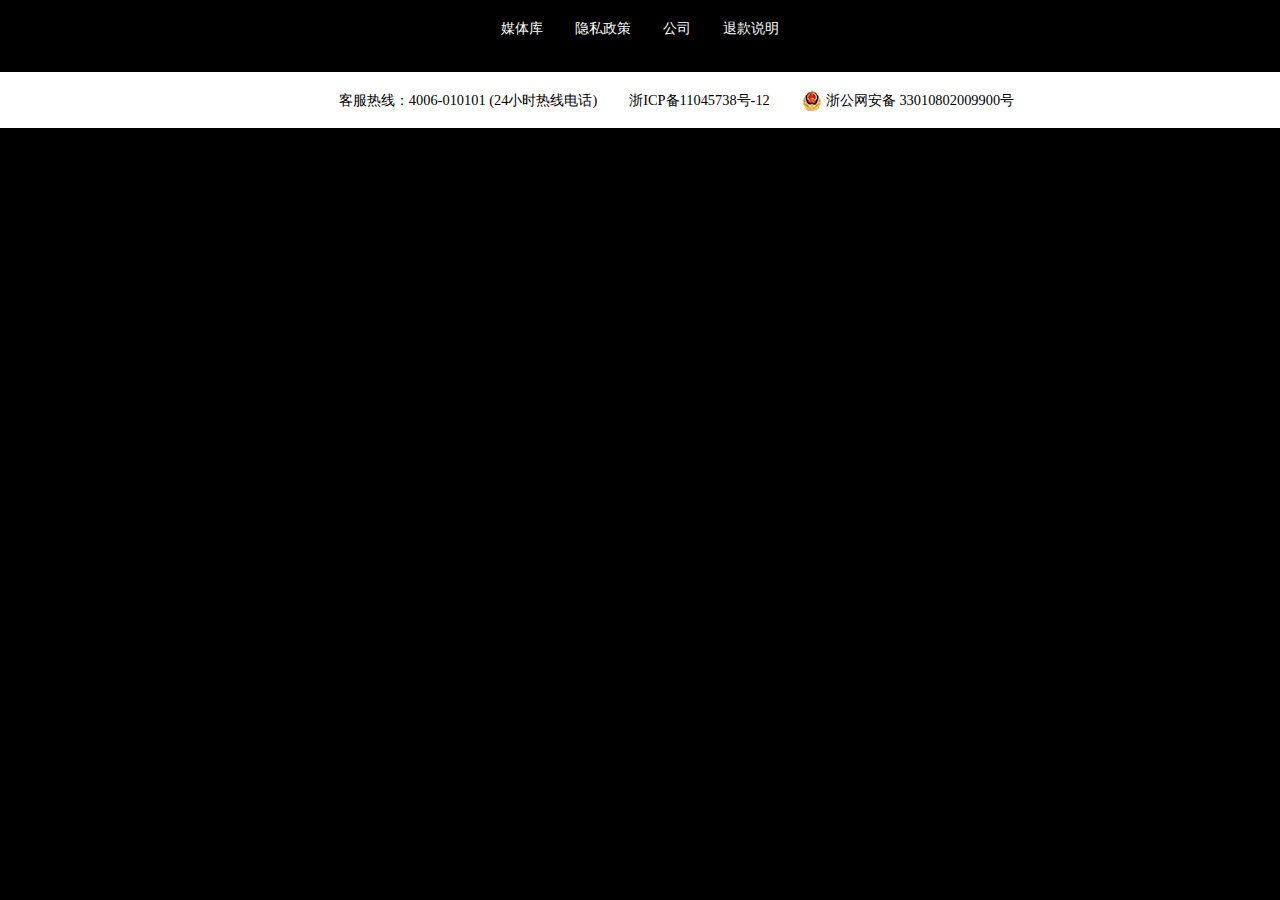
<file: public/login-footer.html>
<html lang="en">
    <head>
        <meta charset="UTF-8">
        <title>Document</title>
        <meta name="viewport" content="width=device-width,initial-scale=1">
        <link rel="stylesheet" href="./css/bootstrap.css">
        <script src="./js/jquery.min.js"></script>
        <script src="./js/popper.min.js"></script>
        <script src="./js/bootstrap.min.js"></script>
        <link rel="stylesheet" href="./lk-css/common.css">
        <link rel="stylesheet" href="./lk-css/login-footer.css">
    </head>
    <body>
        <div class="container-fluid ">
            <ul class="list-unstyled d-flex justify-content-center">
                <li class="p-3">
                    <a class="top_text" href="#">媒体库</a>
                </li>
                <li class="p-3">
                    <a class="top_text" href="#">隐私政策</a>
                </li>
                <li class="p-3">
                    <a class="top_text" href="#">公司</a>
                </li>
                <li class="p-3">
                    <a class="top_text" href="#">退款说明</a>
                </li>
            </ul>
            <ul class="row list-unstyled d-flex justify-content-center mb-0 bg-white">
                <li><img class="w-100" src="../picture/weibo.png" alt=""></li>
                <li><img class="w-100" src="../picture/wechat.png" alt=""></li>
                <li class="p-3"><a class="bottom_text" href="#" target="_blank">客服热线：4006-010101 (24小时热线电话)</a></li>
                <li class="p-3"><a class="bottom_text" href="#" target="_blank">浙ICP备11045738号-12</a></li>
                <li class="p-3">
                    <a href="#" target="_blank">
                        <img class="" src="../picture/police.png" alt="">
                        <span class="bottom_text">浙公网安备 33010802009900号</span>
                    </a>
                </li>
            </ul>
        </div>
    </body>
</html>
</file>
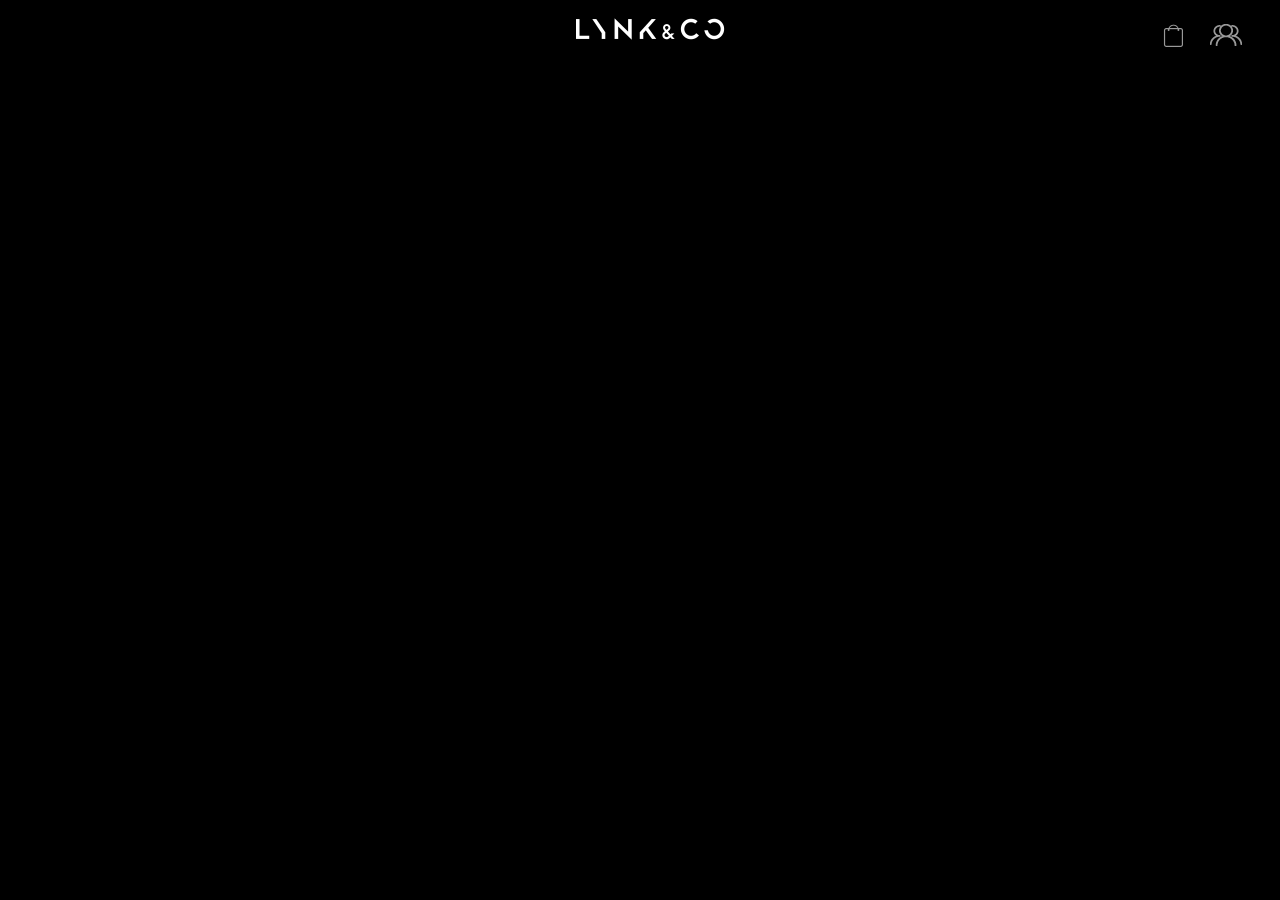
<file: public/login-header.html>
<html lang="en">
    <head>
        <meta charset="UTF-8">
        <title>Document</title>
        <meta name="viewport" content="width=device-width,initial-scale=1">
        <link rel="stylesheet" href="./css/bootstrap.css">
        <script src="./js/jquery.min.js"></script>
        <script src="./js/popper.min.js"></script>
        <script src="./js/bootstrap.min.js"></script>
        <link rel="stylesheet" href="./lk-css/login-header.css">
        <link rel="stylesheet" href="./lk-css/common.css">
    </head>
    <body>
        <div class="container-fluid">
            <div class="position-relative header-h">
                <ul class="list-unstyled p-left py-3 position-absolute">
                    <li>
                        <a href="./index.html"><img class="" src="../picture/logo.png"></a>
                    </li>
                </ul>
                <ul class="list-unstyled position-absolute p-right d-flex justify-content-end ">
                    <li class="ml-4">
                        <a href="./shop.html"><img class="mt-4" src="../picture/shop.png"></a>
                    </li>
                    <li class="ml-4">
                        <a href="#"><img class="mt-4" src="../picture/toClub.png"></a>
                    </li>
                </ul>
            </div>
        </div>
    </body>
</html>
</file>
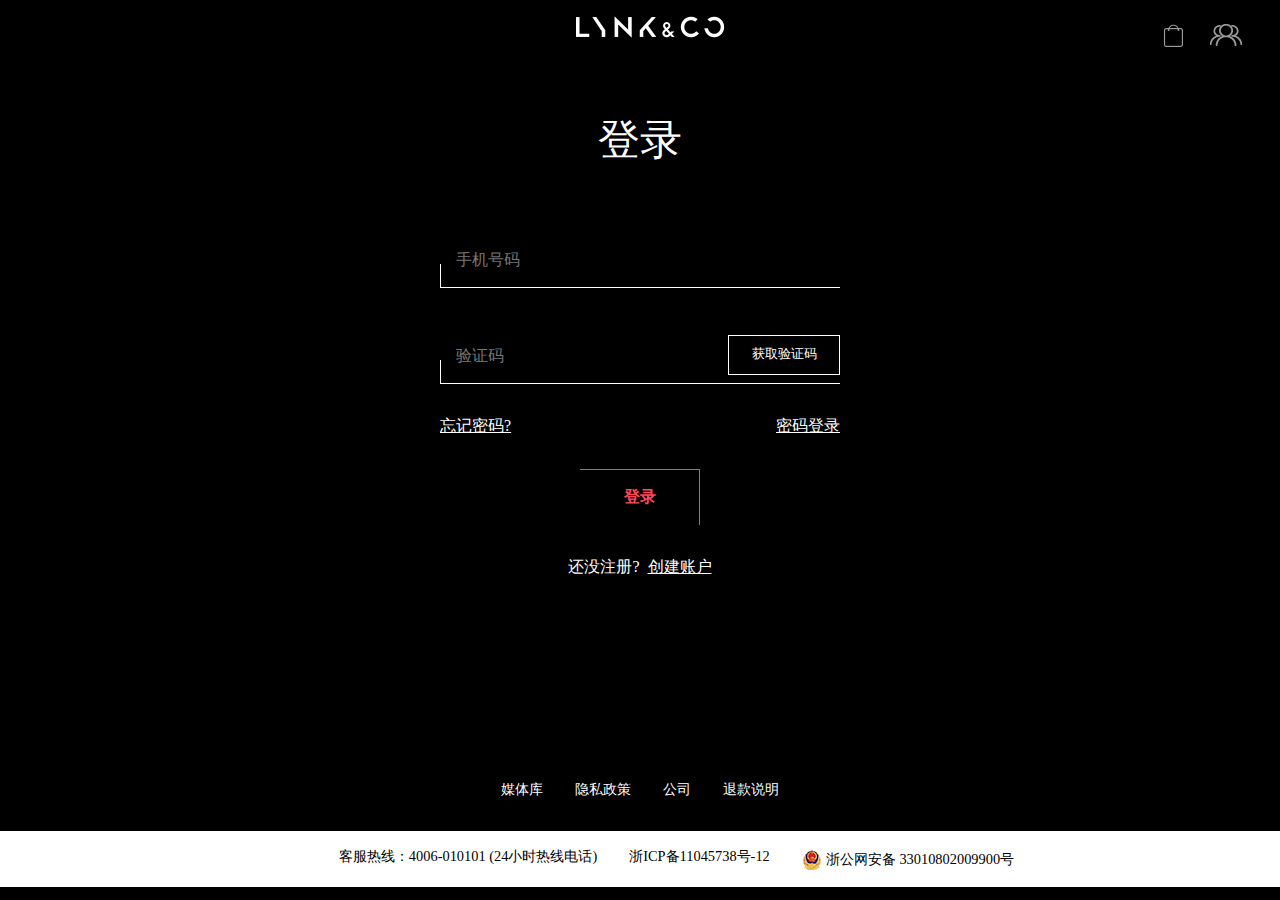
<file: public/login.html>
<html lang="en">
    <head>
        <meta charset="UTF-8">
        <title>Document</title>
        <meta name="viewport" content="width=device-width,initial-scale=1">
        <link rel="stylesheet" href="./css/bootstrap.css">
        <script src="./js/jquery.min.js"></script>
        <script src="./js/popper.min.js"></script>
        <script src="./js/bootstrap.min.js"></script>
        <link rel="stylesheet" href="./lk-css/common.css">
        <link rel="stylesheet" href="./lk-css/login.css">
        <link rel="stylesheet" href="./lk-css/login-header.css">
        <link rel="stylesheet" href="./lk-css/login-footer.css">
    </head>
    <body>
        <div class="container-fluid">
            <!-- 页面头部 -->
            <div class="position-relative header-h">
                <ul class="list-unstyled p-left py-3 position-absolute">
                    <li>
                        <a href="./index.html"><img class="" src="../picture/logo.png"></a>
                    </li>
                </ul>
                <ul class="list-unstyled position-absolute p-right d-flex justify-content-end ">
                    <li class="ml-4">
                        <a href="./shop.html"><img class="mt-4" src="../picture/shop.png"></a>
                    </li>
                    <li class="ml-4">
                        <a href="#"><img class="mt-4" src="../picture/toClub.png"></a>
                    </li>
                </ul>
            </div>
            <!-- 登录页面 -->
            <div class="login_page d-flex flex-column align-items-center">
                <h1 class="text-white login-m p-5 text-center">登录</h1>
                <form method="GET" action="/customer/login" class="mb-0 position-relative form_info">
                    <fieldset>
                        <div class="inp-text position-relative mt-4">
                            <div class="input-t position-relative">
                                <label for="" class="phone_label label_text">手机号码</label>
                                <input type="text" name="phone" class="phone_inp inp position-absolute">
                            </div>
                            <span class="err_phone mt-2">请输入正确的手机号</span>
                        </div>
                        <div class="vcode_block inp-text position-relative mt-5">
                            <div class="input-t position-relative">
                                <label for="" class="vcode_label label_text">验证码</label>
                                <input type="text" name="vcode" class="vcode_inp inp position-absolute">
                                <button type="button" class="position-absolute button1">获取验证码</button>
                            </div>
                        </div>
                        <div class="pwd_block inp-text position-relative mt-5">
                            <div class="input-t position-relative">
                                <label for="" class="pwd_label label_text">请输入密码</label>
                                <input type="password" name="upwd" class="pwd_inp inp position-absolute">
                            </div>
                            <span class="input_pwd mt-2">请输入您的密码</span>
                        </div>
                        <div class="position-relative mt-4 text-center slide_block">
                            <div class="p-3">请按住滑块，拖动到最右边</div>
                            <span class="position-absolute slide_btn d-inline-block">>></span>
                        </div>
                    </fieldset>
                        <a class="form_text forget d-inline-block" href="#">忘记密码?</a>
                        <a class="quick_login form_text login_pwd float-right" href="javascript:;">手机快捷登录</a> 
                        <a class="form_text login_pwd float-right" href="javascript:;">密码登录</a>
                    <div class="mt-4 err_vcode w-100 text-center">手机验证码错误</div>
                    <div class="mt-4 err_pwd w-100 text-center">用户密码错误</div>
                    <div class="d-flex justify-content-center w-100">
                        <button type="button" class="button2">登录</button>
                        <!-- <button class="button2 position-absolute">登录</button> -->
                    </div>
                </form>
                <div class="d-flex justify-content-center">
                    <span class="span_text">还没注册?</span>
                    <a href="./reg.html" class="form_text ml-2">创建账户</a>
                </div>
            </div>  
            <!-- 页面底部 -->
            <ul class="list-unstyled d-flex justify-content-center">
                <li class="p-3">
                    <a class="top_text" href="#">媒体库</a>
                </li>
                <li class="p-3">
                    <a class="top_text" href="#">隐私政策</a>
                </li>
                <li class="p-3">
                    <a class="top_text" href="#">公司</a>
                </li>
                <li class="p-3">
                    <a class="top_text" href="#">退款说明</a>
                </li>
            </ul>
            <ul class="row list-unstyled d-flex justify-content-center mb-0 bg-white">
                <li><img class="w-100" src="../picture/weibo.png" alt=""></li>
                <li><img class="w-100" src="../picture/wechat.png" alt=""></li>
                <li class="p-3"><a class="bottom_text" href="#" target="_blank">客服热线：4006-010101 (24小时热线电话)</a></li>
                <li class="p-3"><a class="bottom_text" href="#" target="_blank">浙ICP备11045738号-12</a></li>
                <li class="p-3">
                    <a href="#" target="_blank">
                        <img class="" src="../picture/police.png" alt="">
                        <span class="bottom_text">浙公网安备 33010802009900号</span>
                    </a>
                </li>
            </ul>         
        </div>
        <script src="js/jquery-1.11.3.js"></script>
        <script src="js/login.js"></script>
    </body>
</html>
</file>
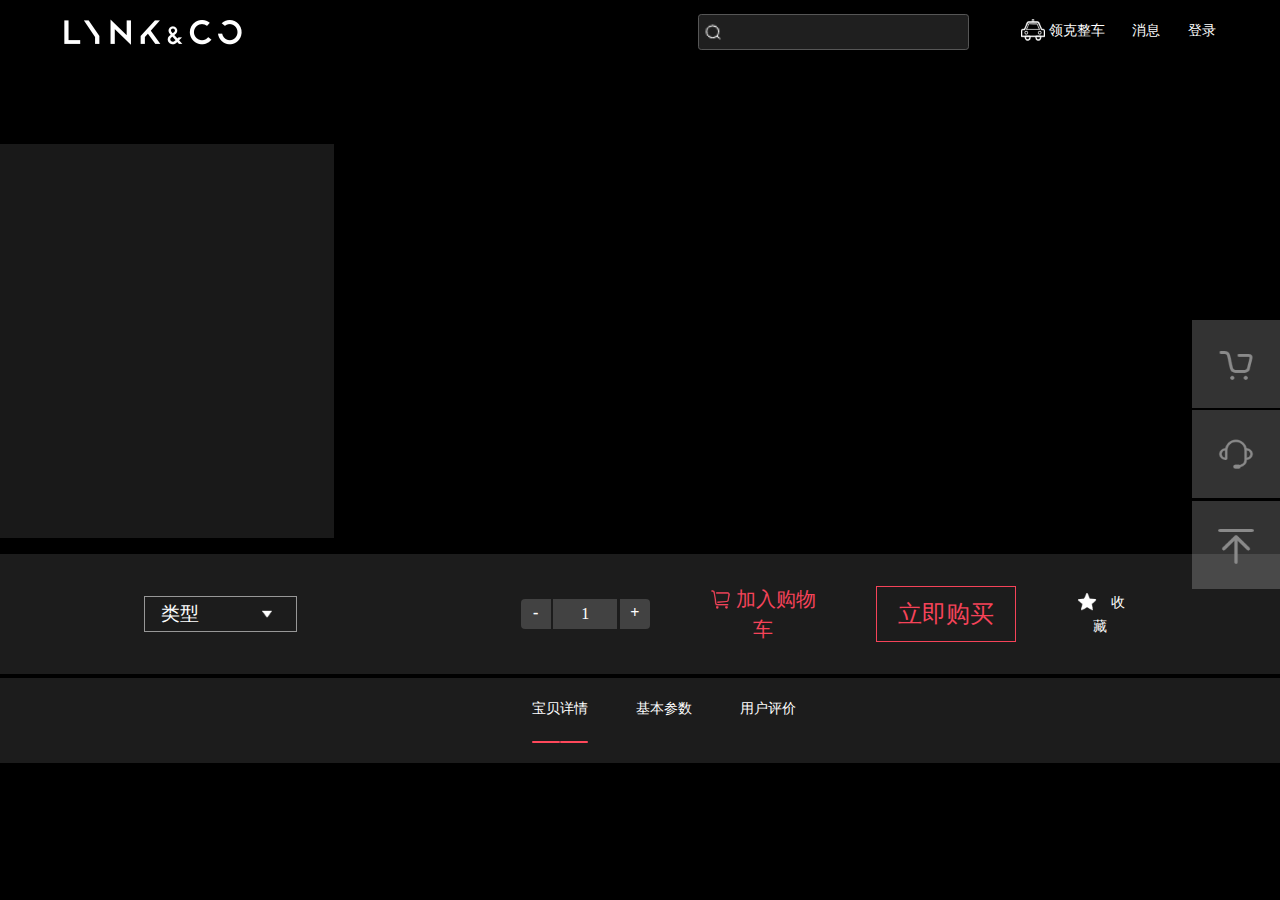
<file: public/product_details.html>
<html lang="en">
    <head>
        <meta charset="UTF-8">
        <title>Document</title>
        <meta name="viewport" content="width=device-width,initial-scale=1">
        <link rel="stylesheet" href="./css/bootstrap.css">
        <script src="./js/jquery.min.js"></script>
        <script src="./js/popper.min.js"></script>
        <script src="./js/bootstrap.min.js"></script>
        <link rel="stylesheet" href="./lk-css/common.css">
        <link rel="stylesheet" href="./lk-css/product_details.css">
    </head>
    <body>
        <div class="container-fluid">
            <!-- 商品详情页面头部 -->
            <div class="pd_details_header d-flex flex-nowrap justify-content-between align-items-center">
                <a href="#"><img src="../picture/blogo.png" alt=""></a>
                <div class="d-flex flex-nowrap align-items-center">
                    <div class="product_inp_block d-inline-block d-flex flex-nowrap align-items-center">
                        <img class="lk_search ml-1" src="../shop_picture/search.png" alt="">
                        <input type="text" class="product_inp ml-2">
                    </div>
                    <div class="d-inline-block">
                        <span class="ml-5">
                            <img class="product_car mb-1" src="../shop_picture/car.png" alt="">领克整车
                        </span>
                        <span class="ml-4 mt-2">消息</span>
                        <span class="ml-4">登录</span>
                    </div>
                </div>
            </div>
            <!-- 固定按钮 -->
            <div class="fixed_btn_block position-relative">
                <ul class="list-unstyled fixed_btn position-fixed">
                    <li class="common_btn">
                        <a href="#"><img class="btn_img" src="../shop_picture/shop_cart.png" alt=""></a>
                    </li>
                    <li class="common_btn">
                        <a href="#"><img class="btn_img" src="../shop_picture/call_service.png" alt=""></a>
                    </li>
                    <li class="common_btn">
                        <a href="#"><img class="btn_img" src="../shop_picture/to_top.png" alt=""></a>
                    </li>
                </ul>
            </div>
            <!-- 商品详情 -->
            <div class="pb-3">
                <div class="product_info"></div>
                <div></div>
            </div>
            <div>

            </div>
            <!-- 选择商品 -->
            <div class="select_product d-flex flex-nowrap justify-content-center align-items-center">
                <div class="type_block d-flex flex-nowrap justify-content-between align-items-center">
                    <span class="type_title">类型</span>
                    <span class="dropdown d-inline-block"><img class="w-100" src="../shop_picture/drowdown.png" alt=""></span>
                </div>
                <div class="in_de_btn_block d-flex flex-nowrap justify-content-between align-items-center">
                    <span class="text-white in_btn d-inline-block text-center">-</span>
                    <input type="text" value="1" class="cart_inp d-inline-block text-center">
                    <span class="text-white de_btn d-inline-block text-center">+</span>
                </div>
                <button class="add_to_cart select_btn ml-5">
                    <img class="shop_cart_img mb-1" src="../shop_picture/small_spcart.png" alt="">
                    <span>加入购物车</span>
                </button>
                <button class="purchase select_btn ml-5">
                    <span>立即购买</span>
                </button>
                <button class="collection select_btn ml-5">
                    <img class="collection_img" src="../shop_picture/collection.png" alt="">
                    <span class="ml-2">收藏</span>
                </button>
            </div>
            <!-- 商品详情标题 -->
            <div class="details_title mt-1 d-flex flex-nowrap justify-content-center align-items-center">
                <a href="#" class="title_block active">宝贝详情</a>
                <a href="#" class="title_block">基本参数</a>
                <a href="#" class="title_block">用户评价</a>
            </div>
        </div>
    </body>
</html>
</file>
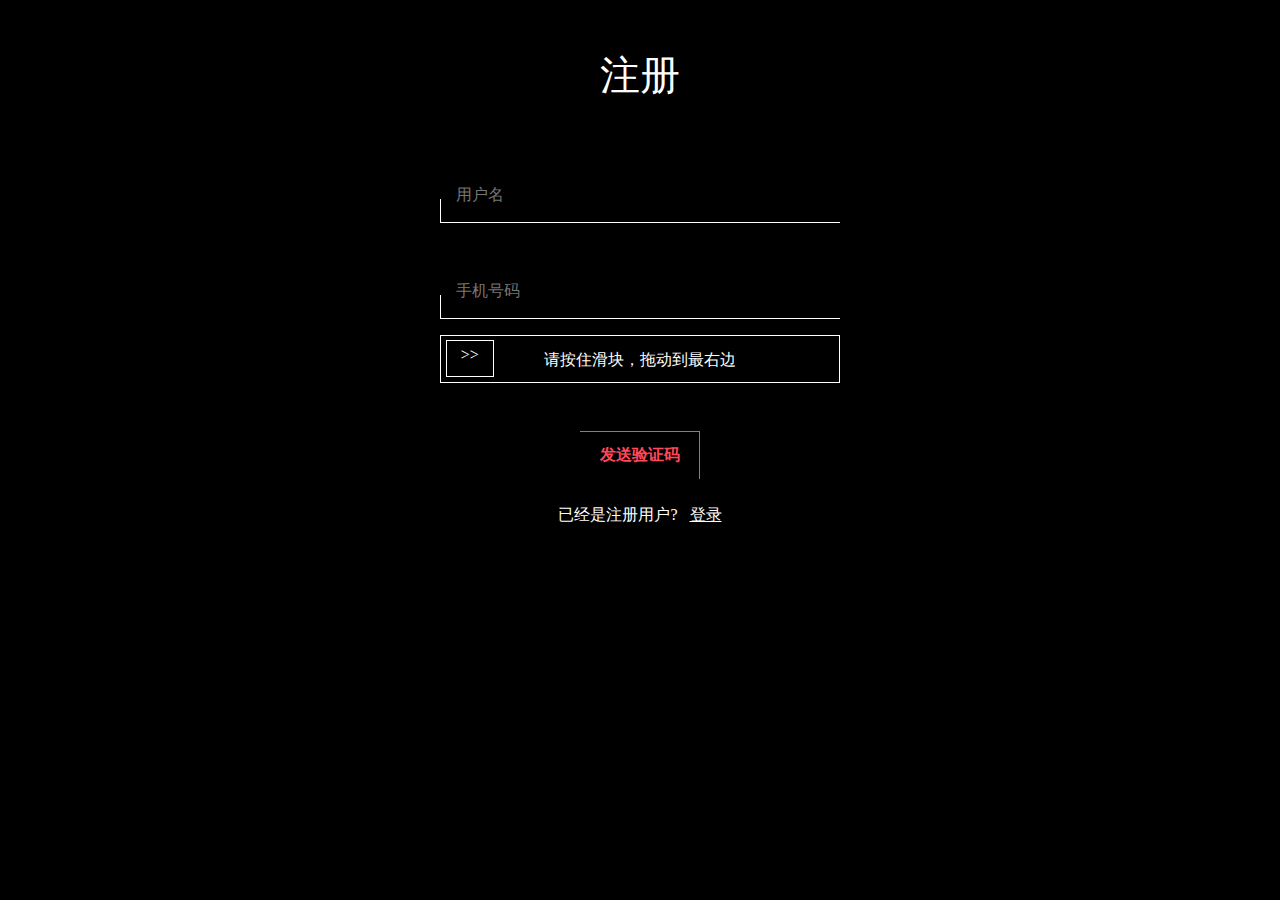
<file: public/reg.html>
<html lang="en">
    <head>
        <meta charset="UTF-8">
        <title>Document</title>
        <meta name="viewport" content="width=device-width,initial-scale=1">
        <link rel="stylesheet" href="./css/bootstrap.css">
        <script src="./js/jquery.min.js"></script>
        <script src="./js/popper.min.js"></script>
        <script src="./js/bootstrap.min.js"></script>
        <link rel="stylesheet" href="./lk-css/common.css">
        <link rel="stylesheet" href="./lk-css/register.css">
        <script src="./js/reg.js"></script>
    </head>
    <body>
        <div class="container-fluid">
            <div class="d-flex flex-column align-items-center">
                <h1 class="reg-m p-5 text-center">注册</h1>
                <form method="POST" action="/customer/register" class="mb-0 mt-4">
                    <fieldset>
                        <div class="inp_bor position-relative">
                            <input type="text" class="inp uname-inp position-absolute" name="uname">
                            <label for="" class="inp_text label-uname position-absolute">用户名</label>
                        </div>
                        <div class="inp_bor position-relative mt-5">
                            <input type="text" class="inp phone-inp position-absolute" name="phone">
                            <label for="" class="inp_text label-phone position-absolute">手机号码</label>
                        </div>
                        <div class="slide_block mt-3 position-relative">
                            <span>请按住滑块，拖动到最右边</span>
                            <div class="slide_btn position-absolute">>></div>
                        </div>
                    </fieldset>
                    <div class="text-center mt-5 mb-4">
                        <button class="btn_vcode">发送验证码</button>
                    </div>
                </form>
                <div>
                    <span class="span_text">已经是注册用户?</span>
                    <a href="./login.html" class="form_text ml-2">登录</a>
                </div>
            </div>
        </div>
        <script src="../public/js/jquery-1.11.3.js"></script>
        <script src="../public/js/reg.js"></script>
    </body>
</html>
</file>
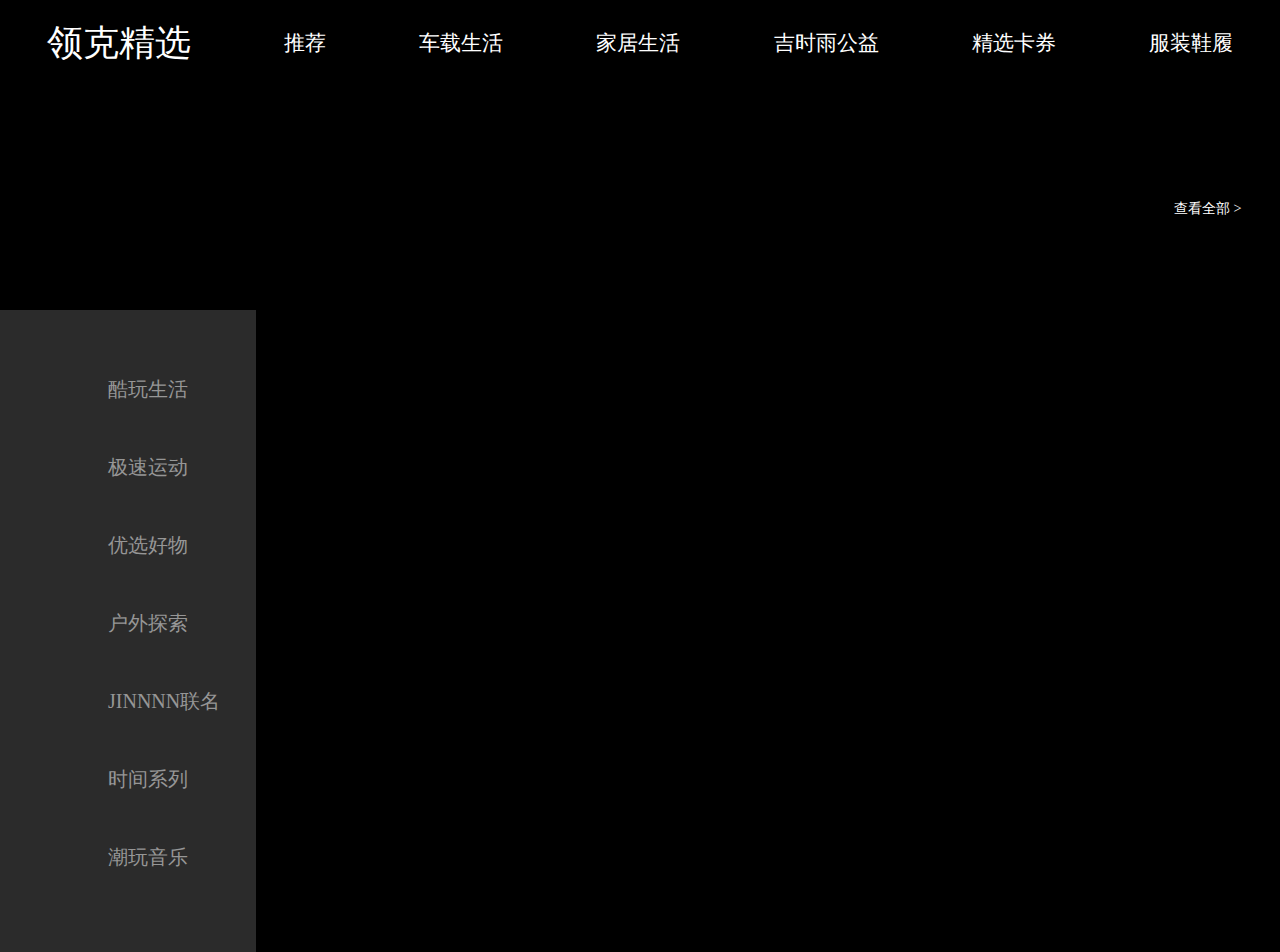
<file: public/selected.html>
<html lang="en">
    <head>
        <meta charset="UTF-8">
        <title>Document</title>
        <meta name="viewport" content="width=device-width,initial-scale=1">
        <link rel="stylesheet" href="css/bootstrap.css">
        <script src="js/jquery.min.js"></script>
        <script src="js/popper.min.js"></script>
        <script src="js/bootstrap.min.js"></script>
        <link rel="stylesheet" href="./lk-css/common.css">
        <link rel="stylesheet" href="./lk-css/selected.css">
    </head>
    <body>
        <div class="container-fluid">
            <!-- 精选页面导航头 -->
            <div class="selected_nav_block text-white d-flex flex-nowrap justify-content-around align-items-center">
                <div>
                    <a class="big_title text-white" href="#">领克精选</a>
                </div>
                <div class="selected_nav">
                    <div class="selected_nav_item">推荐</div>
                </div>
                <div class="selected_nav">
                    <div class="selected_nav_item">车载生活</div>
                </div>
                <div class="selected_nav">
                    <div class="selected_nav_item">家居生活</div>
                </div>
                <div class="selected_nav">
                    <div class="selected_nav_item">吉时雨公益</div>
                </div>
                <div class="selected_nav">
                    <div class="selected_nav_item">精选卡券</div>
                </div>
                <div class="selected_nav">
                    <div class="selected_nav_item">服装鞋履</div>
                </div>
            </div>
            <!-- 精选页面轮播图 -->
            <div></div>
            <!-- 查看全部 -->
            <div class="w-100 viewAll position-relative">
                <div class="position-absolute viewAll_block">
                    <a class="viewAll_text" href="#">查看全部 ></a>
                </div>
            </div>
            <!-- 精选商品系列 -->
            <div class="series_block w-100 position-relative">
                <div class="series_title_block">
                    <p class="mb-5">酷玩生活</p>
                    <p class="mb-5">极速运动</p>
                    <p class="mb-5">优选好物</p>
                    <p class="mb-5">户外探索</p>
                    <p class="mb-5">JINNNN联名</p>
                    <p class="mb-5">时间系列</p>
                    <p class="">潮玩音乐</p>
                </div>
                <div class="series_goods_block">
                    <div class="playLife"></div>
                    <div class="speedSport"></div>
                    <div class="goodPro"></div>
                </div>
            </div>
        </div>
    </body>
</html>
</file>
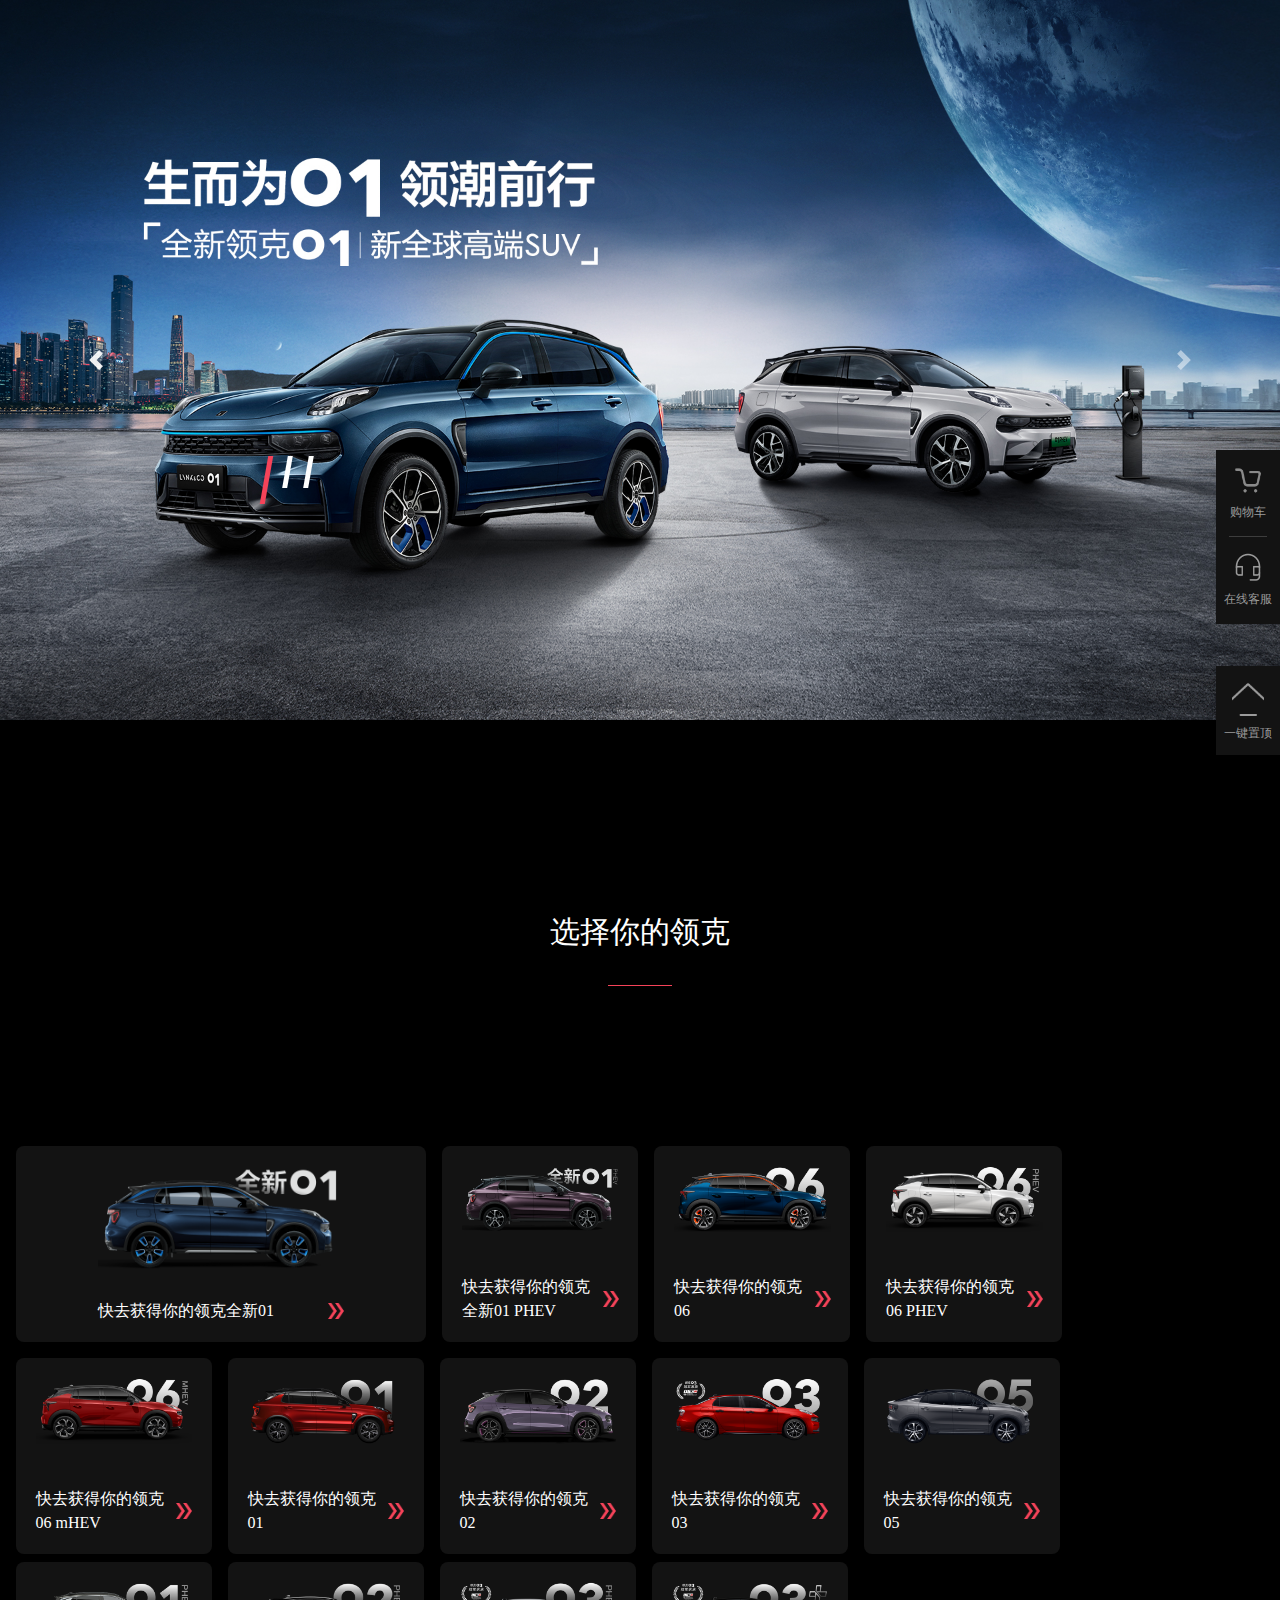
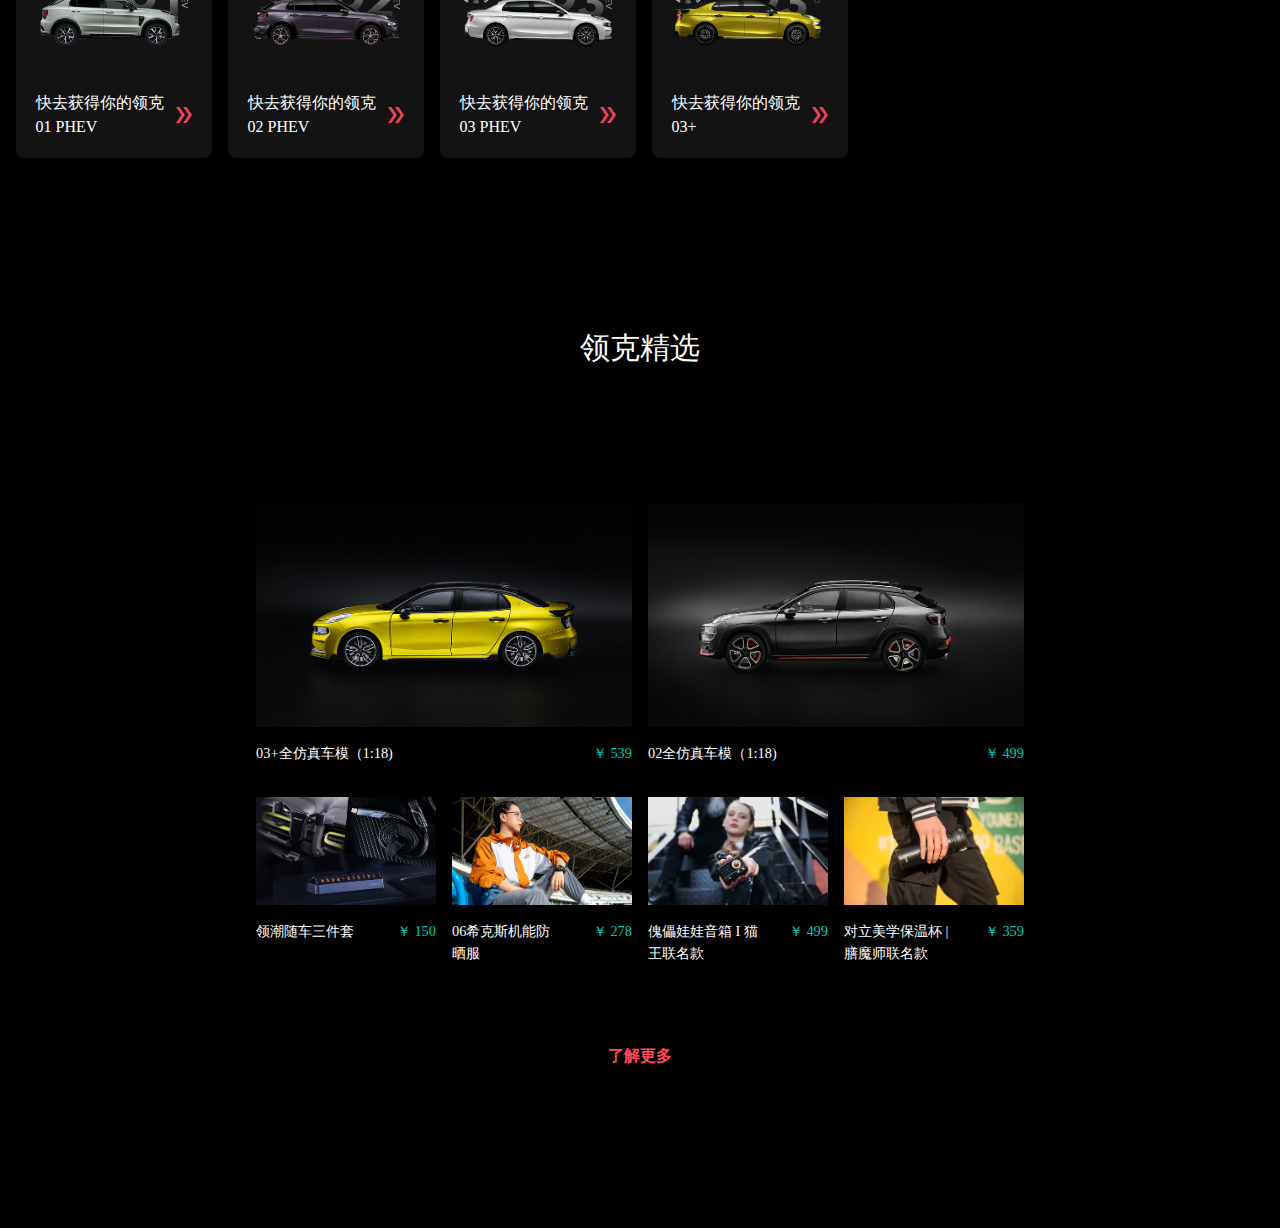
<file: public/shop.html>
<html lang="en">
    <head>
        <meta charset="UTF-8">
        <title>Document</title>
        <meta name="viewport" content="width=device-width,initial-scale=1">
        <link rel="stylesheet" href="./css/bootstrap.css">
        <script src="./js/jquery.min.js"></script>
        <script src="./js/popper.min.js"></script>
        <script src="./js/bootstrap.min.js"></script>
        <link rel="stylesheet" href="./lk-css/common.css">
        <link rel="stylesheet" href="./lk-css/shop.css">
    </head>
    <body>
        <div class="container-fluid">
            <!-- 轮播图 -->
            <div id="demo" class="carousel position-relative">
                <!-- 1,轮播的图片 -->
                <div class="carousel-inner">
                    <div class="carousel-item active"><img class="w-100" src="../picture/01.jpg" alt=""></div>
                    <div class="carousel-item"><img class="w-100" src="../picture/02.jpg" alt=""></div>
                    <div class="carousel-item"><img class="w-100" src="../shop_picture/fensi.jpg" alt=""></div>
                </div>
                <!-- 2,轮播的指示器 -->
                <ul class="carousel-indicators m-0">
                    <li data-target="#demo" data-slide-to="0" class="active mx-2"></li>
                    <li data-target="#demo" data-slide-to="1" class="mx-2"></li>
                    <li data-target="#demo" data-slide-to="2" class="mx-2"></li>
                </ul>
                <!-- 3,左右箭头 -->
                <a data-slide="prev" class="carousel-control-prev" href="#demo">
                    <span class="carousel-control-prev-icon"></span>
                </a>
                <a data-slide="next" class="carousel-control-next" href="#demo">
                    <span class="carousel-control-next-icon"></span>
                </a>
            </div>
            <!-- 固定按钮 -->
            <div class="position-relative fixed_btn_text text-center">
                <div class="fixed_btn_top position-fixed pt-3">
                    <div class="shop_btn d-inline-block mb-3">
                        <a href="#">
                            <img class="shop_img mb-2" src="../shop_picture/shop_cart.png" alt="">
                            <div style="color: #9b9b9b;">购物车</div>
                        </a>
                    </div>
                    <div class="call_btn">
                        <img class="call_img mb-2" src="../shop_picture/callService.png" alt="">
                        <div style="color: #9b9b9b;">在线客服</div>
                    </div>
                </div>
                <div class="fixed_btn_bottom position-fixed pt-2">
                    <img class="w-50 mb-2 mt-2" src="../shop_picture/setTop.png" alt="">
                    <div style="color: #9b9b9b;">一键置顶</div>
                </div>
            </div>
            <!-- 选取你的领克 -->
            <div class="real_car_block">
                <div class="realCar_title">
                    <p>选择你的领克</p>
                    <span class="title_underline mt-3"></span>
                </div>
                <ul class="row list-unstyled realCar_list px-3 m-0">
                    <li class="all_new01_layout position-relative mb-3 mr-3">
                        <div class="all_new01_block">
                            <div class="d-inline-block position-absolute new01_img">
                                <a href="#"><img class="w-100" src="../shop_picture/01_new.png" alt=""></a>
                            </div>
                            <div class="mt-4 position-absolute lk_nav d-flex flex-nowrap justify-content-between">
                                <span class="">快去获得你的领克全新01</span>
                                <span><img class="arrow1 mt-1" src="../shop_picture/arrow-right-small.png" alt=""></span>
                            </div>
                        </div>
                    </li>
                    <li class="other_car_layout position-relative mb-2 mr-3">
                        <div class="other_car_block">
                            <div class="d-inline-block position-absolute">
                                <a href="#"><img class="w-100" src="../shop_picture/01_newphev.png" alt=""></a>
                            </div>
                            <div class="mt-4 position-absolute lk_nav d-flex flex-nowrap justify-content-between">
                                <span class="">快去获得你的领克全新01 PHEV</span>
                                <span><img class="arrow2" src="../shop_picture/arrow-right-small.png" alt=""></span>
                            </div>
                        </div>
                    </li>
                    <li class="other_car_layout position-relative mb-2 mr-3">
                        <div class="other_car_block">
                            <div class="d-inline-block position-absolute">
                                <a href="#"><img class="w-100" src="../shop_picture/06.png" alt=""></a>
                            </div>
                            <div class="mt-4 position-absolute lk_nav d-flex flex-nowrap justify-content-between">
                                <span class="">快去获得你的领克06</span>
                                <span><img class="arrow2" src="../shop_picture/arrow-right-small.png" alt=""></span>
                            </div>
                        </div>
                    </li>
                    <li class="other_car_layout position-relative mb-2 mr-3">
                        <div class="other_car_block">
                            <div class="d-inline-block position-absolute">
                                <a href="#"><img class="w-100" src="../shop_picture/06phev.png" alt=""></a>
                            </div>
                            <div class="mt-4 position-absolute lk_nav d-flex flex-nowrap justify-content-between">
                                <span class="">快去获得你的领克06 PHEV</span>
                                <span><img class="arrow2" src="../shop_picture/arrow-right-small.png" alt=""></span>
                            </div>
                        </div>
                    </li>
                    <li class="other_car_layout position-relative mb-2 mr-3">
                        <div class="other_car_block">
                            <div class="d-inline-block position-absolute">
                                <a href="#"><img class="w-100" src="../shop_picture/06mhev.png" alt=""></a>
                            </div>
                            <div class="mt-4 position-absolute lk_nav d-flex flex-nowrap justify-content-between">
                                <span class="">快去获得你的领克06 mHEV</span>
                                <span><img class="arrow2" src="../shop_picture/arrow-right-small.png" alt=""></span>
                            </div>
                        </div>
                    </li>
                    <li class="other_car_layout position-relative mb-2 mr-3">
                        <div class="other_car_block">
                            <div class="d-inline-block position-absolute">
                                <a href="#"><img class="w-100" src="../shop_picture/01red.png" alt=""></a>
                            </div>
                            <div class="mt-4 position-absolute lk_nav d-flex flex-nowrap justify-content-between">
                                <span class="">快去获得你的领克01</span>
                                <span><img class="arrow2" src="../shop_picture/arrow-right-small.png" alt=""></span>
                            </div>
                        </div>
                    </li>
                    <li class="other_car_layout position-relative mb-2 mr-3">
                        <div class="other_car_block">
                            <div class="d-inline-block position-absolute">
                                <a href="#"><img class="w-100" src="../shop_picture/02.png" alt=""></a>
                            </div>
                            <div class="mt-4 position-absolute lk_nav d-flex flex-nowrap justify-content-between">
                                <span class="">快去获得你的领克02</span>
                                <span><img class="arrow2" src="../shop_picture/arrow-right-small.png" alt=""></span>
                            </div>
                        </div>
                    </li>
                    <li class="other_car_layout position-relative mb-2 mr-3">
                        <div class="other_car_block">
                            <div class="d-inline-block position-absolute">
                                <a href="#"><img class="w-100" src="../shop_picture/03.png" alt=""></a>
                            </div>
                            <div class="mt-4 position-absolute lk_nav d-flex flex-nowrap justify-content-between">
                                <span class="">快去获得你的领克03</span>
                                <span><img class="arrow2" src="../shop_picture/arrow-right-small.png" alt=""></span>
                            </div>
                        </div>
                    </li>
                    <li class="other_car_layout position-relative mb-2 mr-3">
                        <div class="other_car_block">
                            <div class="d-inline-block position-absolute">
                                <a href="#"><img class="w-100" src="../shop_picture/05.png" alt=""></a>
                            </div>
                            <div class="mt-4 position-absolute lk_nav d-flex flex-nowrap justify-content-between">
                                <span class="">快去获得你的领克05</span>
                                <span><img class="arrow2" src="../shop_picture/arrow-right-small.png" alt=""></span>
                            </div>
                        </div>
                    </li>
                    <li class="other_car_layout position-relative mb-2 mr-3">
                        <div class="other_car_block">
                            <div class="d-inline-block position-absolute">
                                <a href="#"><img class="w-100" src="../shop_picture/01phev.png" alt=""></a>
                            </div>
                            <div class="mt-4 position-absolute lk_nav d-flex flex-nowrap justify-content-between">
                                <span class="">快去获得你的领克01 PHEV</span>
                                <span><img class="arrow2" src="../shop_picture/arrow-right-small.png" alt=""></span>
                            </div>
                        </div>
                    </li>
                    <li class="other_car_layout position-relative mb-2 mr-3">
                        <div class="other_car_block">
                            <div class="d-inline-block position-absolute">
                                <a href="#"><img class="w-100" src="../shop_picture/02phev.png" alt=""></a>
                            </div>
                            <div class="mt-4 position-absolute lk_nav d-flex flex-nowrap justify-content-between">
                                <span class="">快去获得你的领克02 PHEV</span>
                                <span><img class="arrow2" src="../shop_picture/arrow-right-small.png" alt=""></span>
                            </div>
                        </div>
                    </li>
                    <li class="other_car_layout position-relative mb-2 mr-3">
                        <div class="other_car_block">
                            <div class="d-inline-block position-absolute">
                                <a href="#"><img class="w-100" src="../shop_picture/03phev.png" alt=""></a>
                            </div>
                            <div class="mt-4 position-absolute lk_nav d-flex flex-nowrap justify-content-between">
                                <span class="">快去获得你的领克03 PHEV</span>
                                <span><img class="arrow2" src="../shop_picture/arrow-right-small.png" alt=""></span>
                            </div>
                        </div>
                    </li>
                    <li class="other_car_layout position-relative mb-2 mr-3">
                        <div class="other_car_block">
                            <div class="d-inline-block position-absolute">
                                <a href="#"><img class="w-100" src="../shop_picture/03+.png" alt=""></a>
                            </div>
                            <div class="mt-4 position-absolute lk_nav d-flex flex-nowrap justify-content-between">
                                <span class="">快去获得你的领克03+</span>
                                <span><img class="arrow2" src="../shop_picture/arrow-right-small.png" alt=""></span>
                            </div>
                        </div>
                    </li>
                </ul>
            </div>
            <!-- 领克精选 -->
            <div class="selected_block">
                <div class="selected_title">领克精选</div>
                <div class="selected_products">
                    <div class="car_model mb-3 w-100 d-flex justify-content-start">
                        <div class="lsjia_model mr-3">
                            <a href="#"><img class="w-100" src="../shop_picture/03+model.jpg" alt=""></a>
                            <div class="py-3 d-flex justify-content-between">
                                <div class="product_name">03+全仿真车模（1:18)</div>
                                <div class="product_price">￥ 539</div>
                            </div>
                        </div>
                        <div class="le_model">
                            <a href="#"><img class="w-100" src="../shop_picture/02model.jpg" alt=""></a>
                            <div class="py-3 d-flex justify-content-between">
                                <div class="product_name">02全仿真车模（1:18)</div>
                                <div class="product_price">￥ 499</div>
                            </div>
                        </div>
                    </div>
                    <div class="selected_other d-flex flex-nowrap justify-content-start">
                        <div class="w-25 mr-3">
                            <a href="#"><img class="w-100" src="../shop_picture/three.jpg" alt=""></a>
                            <div class="py-3 d-flex justify-content-between">
                                <div class="product_name">领潮随车三件套</div>
                                <div class="product_price">￥ 150</div>
                            </div>
                        </div>
                        <div class="w-25 mr-3">
                            <a href="#"><img class="w-100" src="../shop_picture/fangshai.jpg" alt=""></a>
                            <div class="py-3 d-flex justify-content-between">
                                <div class="product_name">06希克斯机能防晒服</div>
                                <div class="product_price">￥ 278</div>
                            </div>
                        </div>
                        <div class="w-25 mr-3">
                            <a href="#"><img class="w-100" src="../shop_picture/yinxiang.jpg" alt=""></a>
                            <div class="py-3 d-flex justify-content-between">
                                <div class="product_name">傀儡娃娃音箱 I 猫王联名款</div>
                                <div class="product_price">￥ 499</div>
                            </div>
                        </div>
                        <div class="w-25">
                            <a href="#"><img class="w-100" src="../shop_picture/baowenbei.jpg" alt=""></a>
                            <div class="py-3 d-flex justify-content-between">
                                <div class="product_name">对立美学保温杯 | 膳魔师联名款</div>
                                <div class="product_price">￥ 359</div>
                            </div>
                        </div>
                    </div>
                    <div class="text-center">
                        <span class="know_more1">了解更多</span>
                        <span class="know_more2 d-none">了解更多</span>
                    </div>
                </div>
            </div>
        </div>
    </body>
</html>
</file>
<file: public/lk-css/common.css>
body{background: #000;font-family: microsoft yahei;}
.container-fluid{overflow: hidden;}
.iframe_index-header{width: 100%;height: 4.375rem; border: 0;position: fixed;top: 0rem;z-index: 98;}
.iframe_index-footer{width: 100%;height: 32rem; border: 0;}
/* @media (min-width:576px) {
    .iframe_header{height: 10rem;}
    .iframe_footer{height: 33rem;}
}
@media (min-width:992px) {
    .iframe_header{height: 10rem;}
    .iframe_footer{height: 23rem;}
} */
</file>
<file: public/lk-css/index.css>
.container-fluid{padding: 0;overflow: hidden;}
/* 导航头 */
.nav_block{
    width: 100%;height: 4.375rem;
    background: #000;
}
.top_search{
    display: none;
    width: 50%;height: 40%;
    position: absolute;
    left: 25%;top: 25%;
}
.navigator{display: block;}
.search_icon{width: 1.25rem;height: 1.25rem;}
.top_input{
    width: 80%;height: 100%;
    background: #000;
    border: 0;outline: 0;
    font-size: 0.9rem;
    color: #fff;
}
.menu-click{cursor: pointer;}
.top_close{font-size: 1.4rem;cursor: pointer;}
.item-border1:hover{
    text-decoration: none;
}
.item-border1:hover::after{
    content: "";
    display: inline-block;
    width: 1.75rem;height: 2px;
    background: #f54359;
    position: absolute;
    top: 2.75rem;left: 2rem;
}
.item-border2:hover{
    text-decoration: none;
}
.item-border2:hover::after{
    content: "";
    display: inline-block;
    width: 1.25rem;height: 2px;
    background: #f54359;
    position: absolute;
    top: 2.75rem;left: 1.75rem;
}
.e_icon{cursor: pointer;}
/* 电话详情模块 */
.call_hide_block{
    display: none;
    width: 100%;height: 100%;
    position: fixed;
    top: 0;left: 0;right: 0;bottom: 0;
    z-index: 99;
    text-align: center;
}
.call_hide{
    width: 402px;height: 356px;
    background: #191919;
    position: absolute;
    bottom: 20%;left: 40%;
    z-index: 100;
    border-radius: 6px;
    padding-top: 1.2rem;
}
.phone_title{
    width: 80%;height: 25%;
    margin: 0 auto;
    line-height: 80px;
    font-size: 1.5rem;
    color: #fff;
    border-bottom: 1px solid #fff;
}
.phone_text{
    width: 80%;height: 30%;
    margin: 0 auto;
    font-size: 2.25rem;
    color: #fff;
    padding-top: 3rem;
}
.close_img{
    position: absolute;
    right: 10px;top: 10px;
    cursor: pointer;
}

/* 导航栏下拉隐藏模块 */
.menu_dropdown{
    width: 100%;
    position: fixed;
    top: 70px;left: 0;
    z-index: 600;
}
.menu_dropdown>div{
    display: none;
    background: rgba(0,0,0,0.9);
    padding: 35px 0;
}
.menu_dropdown>div::after{
    content: "";
    display: block;
    clear: both;
}
/* 1,我是领克 */
.menu_dropdown_title{width: 9%;margin-left: 20%;}
.seab_block{width: 17%;}
.linkco_block{width: 17%;}
.distributor_block{width: 17%;}
.dropdown_title{
    font-size: 1rem;
    color: #c73b46;
}
.block_title{font-size: 1rem;color: #fff;}
/* 2,全系车型 */
.allSeries{
    width: 60%;
    margin-left: 20%;  
}
.series_block{
    width: 25%;height: 10rem;
    font-size: 0.75rem;
    color: #fff;
}
.bg_img{
    width: 35%;
    position: absolute;
    top: -15%;right: 10%;
    z-index: 0;
}
/* 3,即刻购车 */
.dropdown_buy_block{margin-left: 12%;}
.buy_block{width: 18%;}
.buy_title{width: 10%;}
.buy_title_text{
    font-size: 1rem;
    color: #c73b46;
}
/* 4,智享服务 */
.intell_service{
    width: 100%;
    margin-left: 36.5%;
}
.intell_service_title{
    width: 12%;
    font-size: 1rem;
    color: #c73b46;
}
.intell_img_title{font-size: 0.9rem;color: #fff;}
/* 悬浮菜单 */
.susmenu{width: 2.75rem;z-index: 10;right: 1.1rem;bottom: 5.375rem;}
/* 轮播图 */
.carousel{width: 100%;height: 700px;overflow: hidden;}
.carousel-indicators{
    width: 100%;height: 2.2rem;
    position: absolute;
    bottom: 10px;
}
.carousel-indicators li{
    width: 0.2rem;height: 1.25rem;
    background: rgba(255,255,255,0.6);
    margin: 0 0.3rem;
}
.carousel-indicators .active{
    bottom: 19px;
    height: 2.5rem;   
}
/* 滑动的车系 */
.bigtitle{
    font: 3rem microsoft yahei;
    color: #fff;
    text-align: center;
    padding-top: 3rem;
}
.smalltitle{
    font: 1.1rem microsoft yahei;
    color: #fff;
    text-align: center;
}
.display-block{
    height: 650px;
    background-image: url(../../picture/car-bg.jpg);
    background-position: center;
}
.car6_icon{width: 10%;filter: brightness(40%);position: absolute;top: 45%;left: 0;}
.car2_icon{width: 10%;filter: brightness(40%);position: absolute;top: 45%;right: 0;}
.car_zone{position: relative;height: 310px;}
.car1_icon{width: 20%;position: absolute;}
.car-w{position: absolute;z-index: 2;left: 32%;top: 25%;}
.selectCar_text{font-size: 14px;color: #fff;cursor: pointer;}
.selectCar01::after{
    content: "";
    display: inline-block;
    border-bottom: 2px solid #c73b46;
    width: 20px;
    position: absolute;
    left: 45%;bottom: -30%;
}
.select_line{
    width: 80%;
    border-bottom: 2px solid #8a8a8a;
    margin: 0 auto;
}
.select_line>span::after{
    content: "";
    display: inline-block;
    width: 7px;height: 7px;
    background: #8a8a8a;
    position: absolute;
    top: -2px;
    margin-left: 5px;
}
.select_sm_block{margin-left: 7%;margin-right: 8%;}
.select_img_block{width: 80%;margin: 0 auto;}
.select_img_block>img{width: 2%;margin-left: 7%;margin-right: 6%;margin-top: 7px;}

/* .select_img1{margin-left: 5%;} */
/* .car_bg{
    display: none;
    position: absolute;
    left: 17%;
    width: 66%;height: 100%;
    background: #212121;
} */
.car-w{width: 35%;}
/* 享你所想，不至于车 */
.enjoy_img_block{
    left: 0;top: 0;
    z-index: 4;
    overflow: hidden;
}
.img_title1_block1{
    position: absolute;
    z-index: 10;
    left: 20%;top: 20%;
}
.img_title1{
    font-size: 2rem;
    color: #f54359;
}
.img_title1::after{
    content: "";
    display: block;
    width: 5rem;
    border-bottom: 1px solid #f54359;
    margin-top: 0.5rem;
    margin-left: 15%;
}
.img_title2_block2{
    position: absolute;
    z-index: 10;
    right: 20%;top: 20%;
}
.img_title2{
    font-size: 2rem;
    color: #fff;
}
.img_title2::after{
    content: "";
    display: block;
    width: 5rem;
    border-bottom: 1px solid #fff;
    margin-top: 0.5rem;
    margin-left: 15%;
}
.img_title1:hover{
    text-decoration: none;
    color: #f54359;
}
.img_title2:hover{
    text-decoration: none;
    color: #fff;
}
/* 领克活动卡片 */
.active-block{width: 70%;height: 33.4rem;margin: 0 auto;}
/* .active-block::before{display: table;content: "";} */
.active-card1{
    background-color: #121c25;
    width: 33rem;height: 25.75rem;
    padding: 8rem 13.25rem 8rem 0;
    left: 0;
}
.active-img1{width: 70%; right: 0;top: 0;overflow: hidden;}
.active-card2{
    background-color: #121c25;
    width: 46.5rem;height: 27.25rem;
    padding: 8rem 0 8rem 26.5rem;
    right: 0;
}
.active-img2{width: 70%; left: 0;top: 0;overflow: hidden;}
.active-card3{
    background-color: #121c25;
    width: 33.25rem;height: 22.8rem;
    padding: 8rem 13.25rem 8rem 0;
}
.active-img3{width: 70%; right: 0;top: -1rem;overflow: hidden;}
.active-smtitle{
    font: 0.9rem microsoft yahei;
    color: #fff;
    margin-bottom: 0.7rem;
}
.active-lgtitle{
    font: 2.25rem microsoft yahei;
    color: #fff;
    margin-bottom: 1.9rem;
}
/* 领克活动卡片图片动画效果 */
@keyframes enlarge{
    form{transform: scale(1);}
    to{transform: scale(1.3);}
}
.active_img{
    animation: enlarge 20s ease;
} 

/* linkco App 下载界面*/
.erwei-w{width: 70%;}
.app-bg{background: #0d0d0d;}
</file>
<file: public/lk-css/menu-list.css>
.container-fluid{padding: 0;}
.click-show{display: block !important;}
.big_block{display: none; width: 100%;text-align: center;position: fixed;z-index: 500;background: #000;padding-top: 50px;}
.big_block>div{width: 15%;}
.block1{display: inline-block;height: 80%;position: relative;}
.block2{display: inline-block;height: 80%;position: relative;margin-left: -2%;}
.block3{display: inline-block;height: 80%;position: relative;margin-left: -2%;}
.block4{display: inline-block;height: 80%;position: relative;margin-left: -4%;}
.block5{display: inline-block;height: 80%;position: relative;margin-left: -2%;}
.block6{display: inline-block;height: 80%;position: relative;margin-left: -1.7%;}
.menu-list-img{display: inline-block; height: 100%;filter: brightness(60%);position: absolute;left: 0;top: 0;z-index: 9;}
/* .menu-list-img2{display: inline-block; height: 100%; filter: brightness(60%);}
.menu-list-img3{display: inline-block; height: 100%; filter: brightness(60%);}
.menu-list-img4{display: inline-block; height: 100%; filter: brightness(60%);}
.menu-list-img5{display: inline-block; height: 100%; filter: brightness(60%);}
.menu-list-img6{display: inline-block; height: 100%; filter: brightness(60%);} */
.menu-list-limg{display: none; height: 100%;filter: brightness(60%);position: absolute;left: 0;top: 0;z-index: 10;}
.menu_list_p{padding-top: 40%;top: 0;left: 0;}
.menu-list-block{width: 100%;top: 30%;z-index: 10;}
.menu-title{font-size: 1.25rem;color: #ccc;margin-bottom: 0.5rem;}
.menu-ele{font-size: 0.85rem;color: #fff}
.menu-ele:hover{text-decoration: none;color: #fff;}
</file>
<file: public/lk-css/login-header.css>
.container-fluid{padding: 0;}
.header-h{height: 4rem;}
.p-left{margin-left: 45%;}
.p-right{right: 3%;}
.p-top{margin-top: 1rem;}
</file>
<file: public/lk-css/login-footer.css>
.top_text{
    font: 0.9rem microsoft yahei;
    color: #ffffff;
}
.top_text:hover{
    font: 0.9rem microsoft yahei;
    color: #ffffff;
}
.bottom_text{
    font: 0.9rem microsoft yahei;
    color: #000000;
}
.bottom_text:hover{
    font: 0.9rem microsoft yahei;
    color: #000000;
}
</file>
<file: public/lk-css/forgot-password.css>
.container-fluid{height: 100%;}
input:-webkit-autofill, textarea:-webkit-autofill, select:-webkit-autofill {
	-webkit-box-shadow: 0 0 0 1000px #000 inset; 
	-webkit-text-fill-color: #fff;
}
input[type=text]:focus, input[type=password]:focus, textarea:focus {
	-webkit-box-shadow: 0 0 0 1000px #000 inset;
	-webkit-text-fill-color: #fff;
}
.reg_page{min-height: calc(100% - 200px);}
.page_title{
    margin: 0 auto;
    font: 2.5rem microsoft yahei;
    color: #fff;
}
.inp{
    width: 100%;
    border: 0;
    background: #000000;
    font: 1rem microsoft yahei;
    color: #fff;
    padding: 10px 20px;
    bottom: 0;
}
.inp_text{
    font: 1rem microsoft yahei;
    color: #767676;
    left: 1rem;bottom: 0.5rem;
    transition: all 0.5s ease-in-out;
}
.rise{
    color: #bababa;
    transform: translate(-1rem,-2rem);
}
.click_vis{display: none;}
.click_vis,.inp_bor{
    width: 25rem;height: 3rem;
    border-bottom: 1px solid #fff;
}
.click_vis::before,.inp_bor::before{
    content: "";
    display: block;
    height: 50%;
    border-left: 1px solid #fff;
    position: absolute;
    bottom: 0;
    z-index: 5;
}
.inp:focus{outline: 0;}
.slide_block{
    width: 25rem;height: 3rem;
    border: 1px solid #fff;
    font: 1rem microsoft yahei;
    color: #fff;
    text-align: center;
    line-height: 3rem;
}
.slide_btn{
    width: 12%;height: 80%;
    border: 1px solid #fff;
    line-height: 1.8rem;
    bottom: 0.3rem;left: 0.3rem;
}
.form_text:hover{color: #fff;}
.btn_vcode{
    width: 7.5rem;height: 3rem;
    font: bold 1rem microsoft yahei;
    color: #ff485b;
    background: rgba(0,0,0,1);
    border: 0;outline: 0;
    border-top: 1px solid #ff485b;
    border-right: 1px solid #ff485b;
    cursor: pointer;
}
.button2:hover{
    border: 0;
    border-bottom: 1px solid #ff485b;
    border-left: 1px solid #ff485b;
    color: #fff;
}
.btn_vcode:focus{outline: 0;}
</file>
<file: public/lk-css/index-footer.css>
/* list-footer */
.list-title{
    font: 1.1rem  微软雅黑, arial;
    color: #fff;
}
.list-ele{
    font: 0.75rem 微软雅黑, arial;
    color: #aaaaaa;
}
.list-ele:hover{
    color: #aaaaaa;
    text-decoration: none;
}
/* footer */
.container-fluid{padding: 0;}
.footer2_text{
    font: 0.75rem mixrosoft yahei;
    color: #808080;
}
.footer2_margin{margin: 0 15% !important;}
.bottom-list{bottom: -1rem;right: 1rem;}
.bottom-border{border-top: 1px solid #111111;}
</file>
<file: public/lk-css/index-header.css>
.nav_block{
    width: 100%;height: 4.375rem;
    background: #000;
}
.top_search{
    display: none;
    width: 50%;height: 40%;
    position: absolute;
    left: 25%;top: 25%;
}
.navigator{display: block;}
.search_icon{width: 1.25rem;height: 1.25rem;}
.top_input{
    width: 80%;height: 100%;
    background: #000;
    border: 0;outline: 0;
    font-size: 0.9rem;
    color: #fff;
}
.top_close{font-size: 1.4rem;cursor: pointer;}
.item-border1:hover{
    text-decoration: none;
}
.item-border1:hover::after{
    content: "";
    display: inline-block;
    width: 1.75rem;height: 2px;
    background: #f54359;
    position: absolute;
    top: 2.75rem;left: 2rem;
}
.item-border2:hover{
    text-decoration: none;
}
.item-border2:hover::after{
    content: "";
    display: inline-block;
    width: 1.25rem;height: 2px;
    background: #f54359;
    position: absolute;
    top: 2.75rem;left: 1.75rem;
}
.e_icon{cursor: pointer;}
/* 电话详情模块 */
.call_hide_block{
    display: none;
    width: 100%;height: 100%;
    position: fixed;
    top: 0;left: 0;right: 0;bottom: 0;
    z-index: 99;
    text-align: center;
}
.call_hide{
    width: 402px;height: 356px;
    background: #191919;
    position: absolute;
    bottom: 20%;left: 40%;
    z-index: 100;
    border-radius: 6px;
    padding-top: 1.2rem;
}
.phone_title{
    width: 80%;height: 25%;
    margin: 0 auto;
    line-height: 80px;
    font-size: 1.5rem;
    color: #fff;
    border-bottom: 1px solid #fff;
}
.phone_text{
    width: 80%;height: 30%;
    margin: 0 auto;
    font-size: 2.25rem;
    color: #fff;
    padding-top: 3rem;
}
.close_img{
    position: absolute;
    right: 10px;top: 10px;
}
</file>
<file: public/lk-css/login.css>
.container-fluid{height: 100%;}
.login_page{min-height: calc(100% - 200px);}
.login-m{
    margin: 0;
    font: 2.6rem microsoft yahei;
    color: #fff;
}
.form_info{max-width: 400px;}
.inp{
    width: 100%;
    border: 0;outline: 0;
    background: #000000;
    font: 1.2rem microsoft yahei;
    color: #fff;
    padding: 10px 20px;
    bottom: 0;
}
/* 修改谷歌浏览器input 的默认属性 */
input:-webkit-autofill, textarea:-webkit-autofill, select:-webkit-autofill {
	-webkit-box-shadow: 0 0 0 1000px #000 inset; 
	-webkit-text-fill-color: #fff;
}
input[type=text]:focus, input[type=password]:focus, textarea:focus {
	-webkit-box-shadow: 0 0 0 1000px #000 inset;
	-webkit-text-fill-color: #fff;
}
.inp-text{width: 25rem;}
.inp-text::before,::after{
    content: "";
    display: table;  
}
.err_phone,.input_pwd,.err_vcode,.err_pwd{
    display: none;
    font-size: 1rem;
    color: #ede816;
}

.input-t{
    width: 100%; height: 3rem;
    border-bottom: 1px solid #fff;
}
.input-t::before{
    content: "";
    display: block;
    height: 50%;
    border-left: 1px solid #fff;
    position: absolute;
    bottom: 0;
    z-index: 9;
}
.label_text{
    font: 1rem microsoft yahei;
    color: #767676;
    position: absolute;
    left: 1rem;bottom: 0.5rem;
    z-index: 10;
    transition: all 0.5s ease-in-out;
}
.pwd_block{display: none;}
.rise{
    color: #bababa;
    transform: translate(-1rem,-2rem);
}
.button1{
    width: 7rem;height: 2.5rem;
    right: 0;
    background: #000000;
    border: 1px solid #fff;
    font-size: 0.8rem;
    color: #fff;
    margin-top: 2rem;
    bottom: 0.5rem;
    cursor: pointer;
}
.span_text{
    font: 1rem microsoft yahei;
    color: #fff;
}
.slide_block{
    display: none;
    width: 100%;
    border: 1px solid #fff;
    font: 1rem microsoft yahei;
    color: #fff;
}
.slide_btn{
    width: 13%;height: 80%;
    border: 1px solid #fff;
    left: 0px;top: 10%;
    z-index: 5;
    line-height: 2.4rem;
}
.forget{left: 0;margin-top: 2rem;}
.login_pwd{right: 0;margin-top: 2rem;display: inline-block;}
.form_text{
    font: 1rem microsoft yahei;
    color: #fff;
    text-decoration: underline;
}
.form_text:hover{
    font: 1rem microsoft yahei;
    color: #fff;
}
.quick_login{display: none;}
.button2{
    width: 7.5rem;height: 3.5rem;
    font: bold 1rem microsoft yahei;
    color: #ff485b;
    background: rgba(0,0,0,1);
    border: 0;outline: 0;
    border-top: 1px solid #ff485b;
    border-right: 1px solid #ff485b;
    margin: 2rem 0;
    cursor: pointer;
}
.button2:hover{
    border: 0;
    border-bottom: 1px solid #ff485b;
    border-left: 1px solid #ff485b;
    color: #fff;
}
.button2:focus{
    outline: 0;
}
</file>
<file: public/lk-css/product_details.css>
.container-fluid{padding: 0;}
/* .preload{transition: none !important;} */
/* 商品详情页面头部 */
.pd_details_header{
    height: 4rem;
    font-size: 0.9rem;
    color: #fff;
    /* line-height: 4rem; */
    padding: 0 4rem;
}
.product_inp_block{
    width: 16.9rem;height: 2.3rem;
    background: #1f1f1f;
    border: 1px solid #565656;
    border-radius: 0.2rem;
}
.lk_search{
    width: 1.2rem;height: 1.2rem;
    display: inline-block;
}
.product_inp{
    width: 90%;height: 50%;
    background: #1f1f1f;
    border: 0;outline: 0;
    color: #fff;
}
.product_car{width: 2rem;height: 2rem;}
/* 固定按钮 */
.fixed_btn_block{z-index: 10;}
.fixed_btn{
    z-index: 10;
    top: 20rem;right: 0;
}
.common_btn{
    width: 5.5rem;height: 5.5rem;
    background: rgba(255,255,255,0.2);
    margin-bottom: 0.15rem;
    text-align: center;
    line-height: 5.5rem;
    transition: all 0.5s ease-in-out;
}
.common_btn:hover{background: #ff495b;}
.btn_img{width: 40%;}

/* 商品详情模块 */
.product_info{
    width: 20.875rem;height: 24.625rem;
    background: #191919;
    margin-top: 5rem;
}
/* 选择商品 */
.select_product{
    height: 7.5rem;
    padding: 0 9rem;
    background: #1c1c1c;
    /* box-shadow: 0 0 0.13rem #000; */
}
.type_block{
    width: 10rem;height: 2.3rem;
    border: 1px solid #979797;
    padding: 0 1rem;
    margin-right: 6rem;
}
.in_de_btn_block{margin-left: 8rem;}
.in_btn{
    width: 1.9rem;height: 1.9rem;
    background: #424242;
    border-radius: 0.25rem 0 0 0.25rem;
    font-weight: bold;
    padding-top: 0.15rem;
}
.de_btn{
    width: 1.9rem;height: 1.9rem;
    background: #424242;
    border-radius: 0 0.25rem 0.25rem 0;
    font-weight: bold;
    padding-top: 0.15rem;
    margin-left: 0.15rem;
}
.type_title{font-size: 1.2rem;color: #fff;}
.dropdown{width: 1.6rem;height: 1.6rem;}
.cart_inp{
    width: 4rem;height: 1.9rem;
    background: #424242;
    border: 0;outline: 0;
    color: #fff;
    margin-left: 0.15rem;
}
.select_btn{background: transparent;border: 0;}
.add_to_cart{
    font-size: 1.25rem;
    font-weight: 100;
    color: #f54359;
}
.shop_cart_img{width: 1.3rem;height: 1.3rem;}
.purchase{
    width: 9.25rem;height: 3.5rem;
    border: 1px solid #f54359;
    font-size: 1.5rem;
    font-weight: 200;
    color: #f54359;
}
.add_to_cart,.select_btn:focus{outline: 0;}
.collection{
    font-size: 0.85rem;
    color: #fff;
}
.collection_img{width: 1.5rem;height: 1.5rem;margin-bottom: 0.2rem;}
/* 商品详情标题 */
.details_title{
    width: 100%; height: 5.3rem;
    background: #1c1c1c;
}
.title_block{
    font-size: 0.9rem;
    color: #fff;
    margin-left: 3rem;
    padding-bottom: 1.5rem;
    position: relative;
}
.title_block:hover{color: #fff;text-decoration: none;}
.title_block.active::before{
    content: "";
    width: 50%; height: 0.15rem;
    background: #ff485b;
    border-radius: 0.075rem;
    position: absolute;
    bottom: 0;
}
.title_block.active::after{
    content: "";
    width: 50%; height: 0.15rem;
    background: #ff485b;
    border-radius: 0.075rem;
    position: absolute;
    bottom: 0;right: 0;
    /* transition: all 0.2s linear; */
}
.title_block:active::before{
    content: "";
    width: 50%; height: 0.15rem;
    background: #ff485b;
    border-radius: 0.075rem;
    position: absolute;
    bottom: 0;
    /* transition: all 0.2s linear; */
}
.title_block:active::after{
    content: "";
    width: 50%; height: 0.15rem;
    background: #ff485b;
    border-radius: 0.075rem;
    position: absolute;
    bottom: 0;right: 0;
    /* transition: all 0.2s linear; */
}
</file>
<file: public/lk-css/register.css>
.reg-m{
    margin: 0 auto;
    font: 2.5rem microsoft yahei;
    color: #fff;
}
.inp{
    width: 100%;
    border: 0;
    background: #000000;
    font: 1rem microsoft yahei;
    color: #fff;
    padding: 10px 20px;
    bottom: 0;
}
.inp_text{
    font: 1rem microsoft yahei;
    color: #767676;
    left: 1rem;bottom: 0.5rem;
    transition: all 0.5s ease-in-out;
}
.rise{
    color: #bababa;
    transform: translate(-1rem,-2rem);
}
.inp_bor{
    width: 25rem;height: 3rem;
    border-bottom: 1px solid #fff;
}
.inp_bor::before{
    content: "";
    display: block;
    height: 50%;
    border-left: 1px solid #fff;
    position: absolute;
    bottom: 0;
    z-index: 5;
}
.inp:focus{outline: 0;}
.slide_block{
    width: 25rem;height: 3rem;
    border: 1px solid #fff;
    font: 1rem microsoft yahei;
    color: #fff;
    text-align: center;
    line-height: 3rem;
}
.slide_btn{
    width: 12%;height: 80%;
    border: 1px solid #fff;
    line-height: 1.8rem;
    bottom: 0.3rem;left: 0.3rem;
}
.span_text{
    font: 1rem microsoft yahei;
    color: #fff;
}
.form_text{
    font: 1rem microsoft yahei;
    color: #fff;
    text-decoration: underline;
}
.form_text:hover{color: #fff;}
.btn_vcode{
    width: 7.5rem;height: 3rem;
    font: bold 1rem microsoft yahei;
    color: #ff485b;
    background: rgba(0,0,0,1);
    border: 0;outline: 0;
    border-top: 1px solid #ff485b;
    border-right: 1px solid #ff485b;
}
.button2:hover{
    border: 0;
    border-bottom: 1px solid #ff485b;
    border-left: 1px solid #ff485b;
    color: #fff;
}
.btn_vcode:focus{outline: 0;}
</file>
<file: public/lk-css/selected.css>
.container-fluid{padding: 0;}
/* 精选导航头 */
.selected_nav_block{
    width: 100%;height: 5.375rem;
    cursor: pointer;
}
.big_title{font-size: 2.25rem;text-decoration: none;}
.big_title:hover{text-decoration: none;}
.selected_nav_item{font-size: 1.3rem;}
/* 轮播图 */

/* 查看全部 */
.viewAll{width: 100%;height: 14rem;}
.viewAll_block{top: 50%;right: 3%;}
.viewAll_text{font-size: 0.9rem;color: #fff;text-decoration: none;}
.viewAll_text:hover{color: #fff;text-decoration: none;}

/* 精选商品系列 */
.series_title_block{
    width: 20%;
    background-color: #2b2b2b;
    font-size: 1.25rem;
    color: #969696;
    padding: 4rem 0 4rem 6.75rem;
}
.series_goods_block{width: 80%;}
.playLife{
    width: 33.333%;
    background: url(../../picture/chaowan.png);
}
.speedSport{
    width: 33.333%;
    background: url(../../picture/jisu.jpg);
}
.goodPro{
    width: 33.333%;
    background: url(../../picture/youxuan.jpg);
}
</file>
<file: public/lk-css/shop.css>
:root{
    --color:#fff
}

.container-fluid{padding: 0;}
/* 轮播图 */
/* .carousel-control-prev-icon{background-image: url();} */
.carousel-indicators{
    justify-content: start;
    bottom: 30%;
}
.carousel-indicators li{
    width: 0.3rem;height: 2rem;
    transform: skewX(-10deg);
    background: var(--color);
    left: 20%;bottom: 30%;
}
.carousel-indicators li.active{
    width: 0.3rem;height: 3rem;
    background: #f54359;
}
/* 固定按钮 */
.fixed_btn_text{font-size: 0.75rem;}
.fixed_btn_top{
    z-index: 10;
    top: 50%;right: 0;
    width: 4rem;height: 10.875rem;
    background: #131313;
    opacity: 1;
}
.fixed_btn_bottom{
    z-index: 10;
    top: 74%;right: 0;
    width: 4rem;height: 5.5625rem;
    background: #131313;
    opacity: 1;
}
.shop_btn{
    width: 60%;height: 45%;
    border-bottom: 1px solid #3d3d3d;
}

.shop_img{width: 75%;}
.call_img{width: 40%;}
/* 选取你的领克 */
.real_car_block{
    margin-top: 12rem;
}
.realCar_list{padding-top: 10rem;}
.realCar_title{
    font: 1.9rem microsoft yahei;
    color: #fff;
    text-align: center;
    margin: 0 auto;
}
.title_underline{
    display: inline-block;
    width: 4rem;height: 0.08rem;
    background: #f54359;
}
.all_new01_layout{
    width: 25.65rem;height: 12.25rem;
    border-radius: 0.5rem;
    background: #131313;
    font-size: 1rem;
    color: #fff;
}
.other_car_layout{
    width: 12.25rem;height: 12.25rem;
    border-radius: 0.5rem;
    background: #131313;
    font-size: 1rem;
    color: #fff;
}
.all_new01_block{
    width: 60%;height: 80%;
    position: absolute;
    left: 20%;top: 10%;
}
.other_car_block{
    width: 80%;height: 80%;
    position: absolute;
    left: 10%;top: 10%;
}
.lk_nav{width: 100%; bottom: 0;}
.arrow1{
    display: inline-block; 
    width: 1rem;height: 1rem;
    right: 0;
    margin-top: 0.25rem;
}
.arrow2{
    display: inline-block; 
    width: 1rem;height: 1rem;
    right: 0;
    margin-top: 1rem;
}
/* 领克精选 */
.selected_block{
    padding: 10rem 20%;
}
.selected_title{
    font-size: 1.9rem;
    color: #fff;
    text-align: center;
    margin-bottom: 8.125rem;
}
.selected_other{margin-bottom: 4rem;}
.lsjia_model{width: 50%;}
.le_model{width: 50%;}
.product_name{
    width: 62%;
    font-size: 0.9rem;
    color: #fff;
}
.product_price{
    width: 38%;
    font-size: 0.9rem;
    color: #00c7b2;
    text-align: right;
}
.know_more1{
    width: 9.625rem;height: 2.5rem;
    font-size: 1rem;
    font-weight: bold;
    color: #ff485b;
}
.know_more2{
    width: 9.625rem;height: 2.5rem;
    font-size: 1rem;
    font-weight: bold;
    color: #fff;
}
</file>
